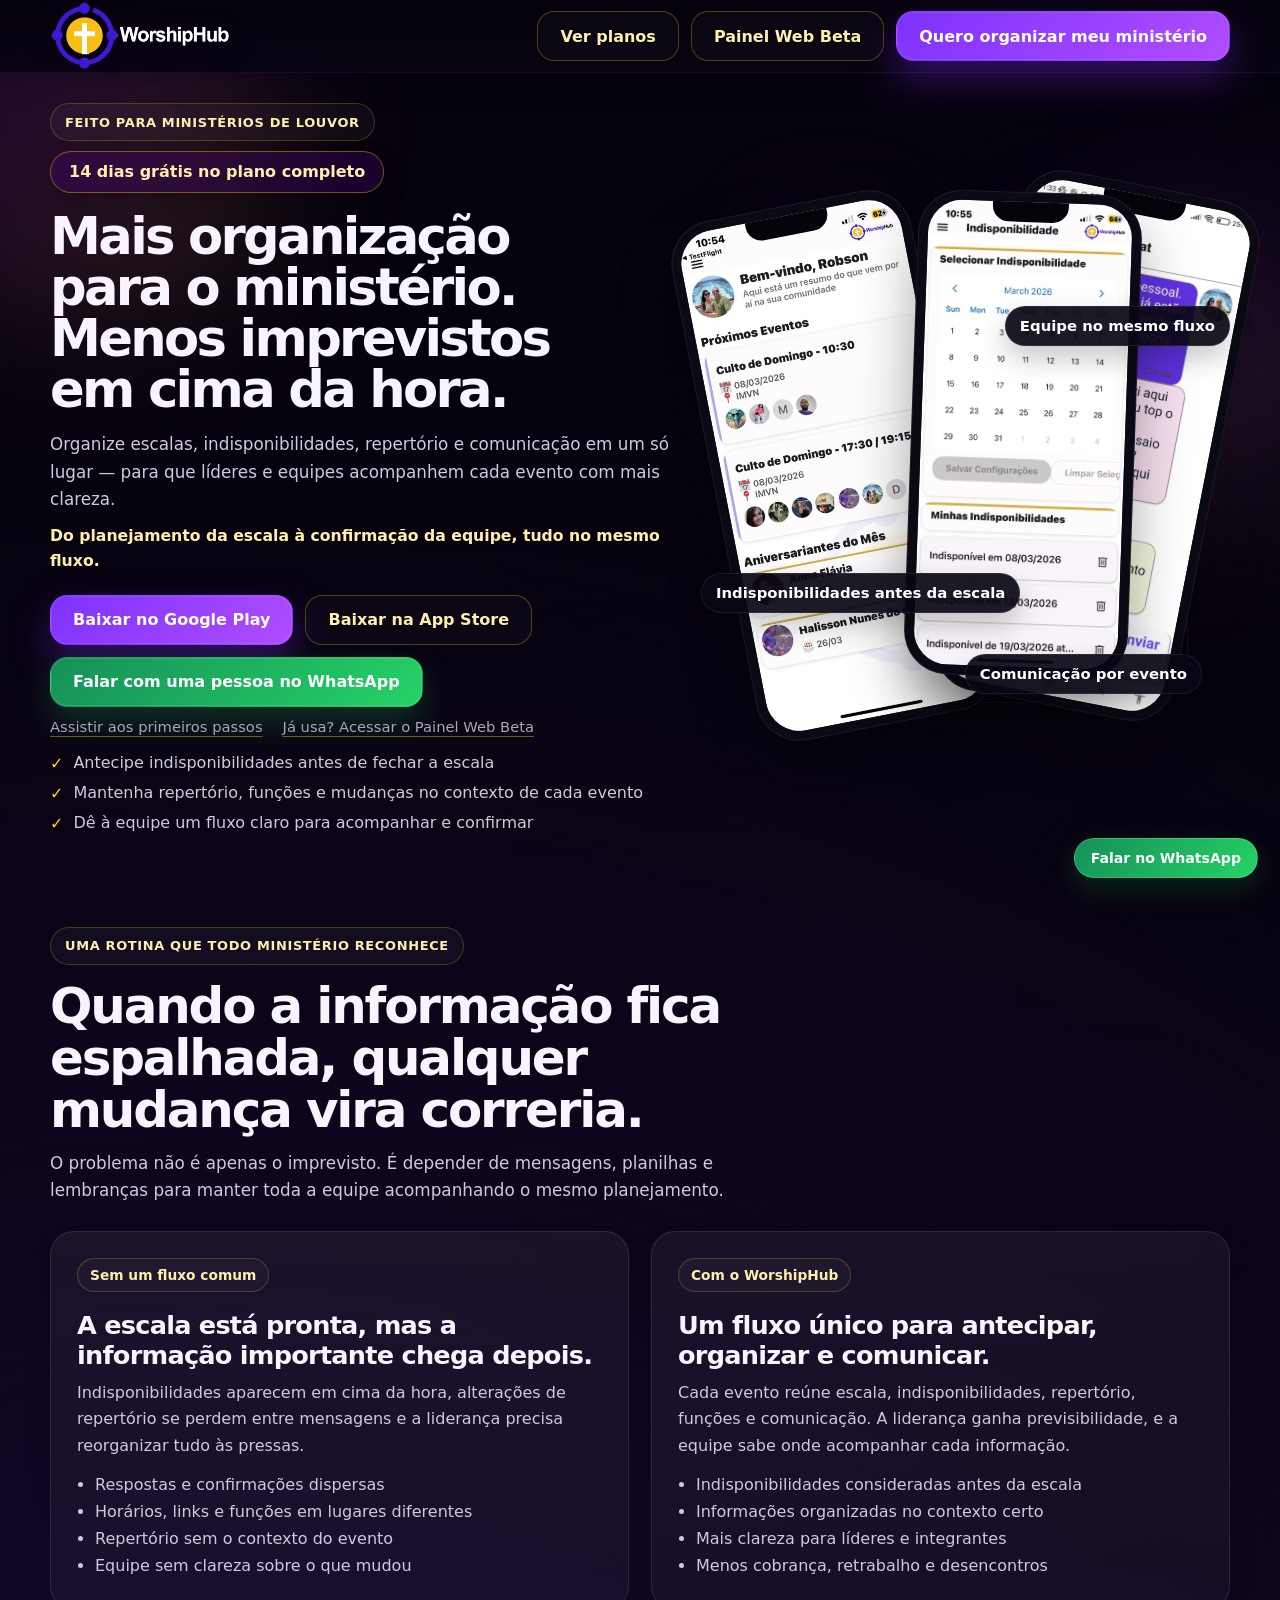
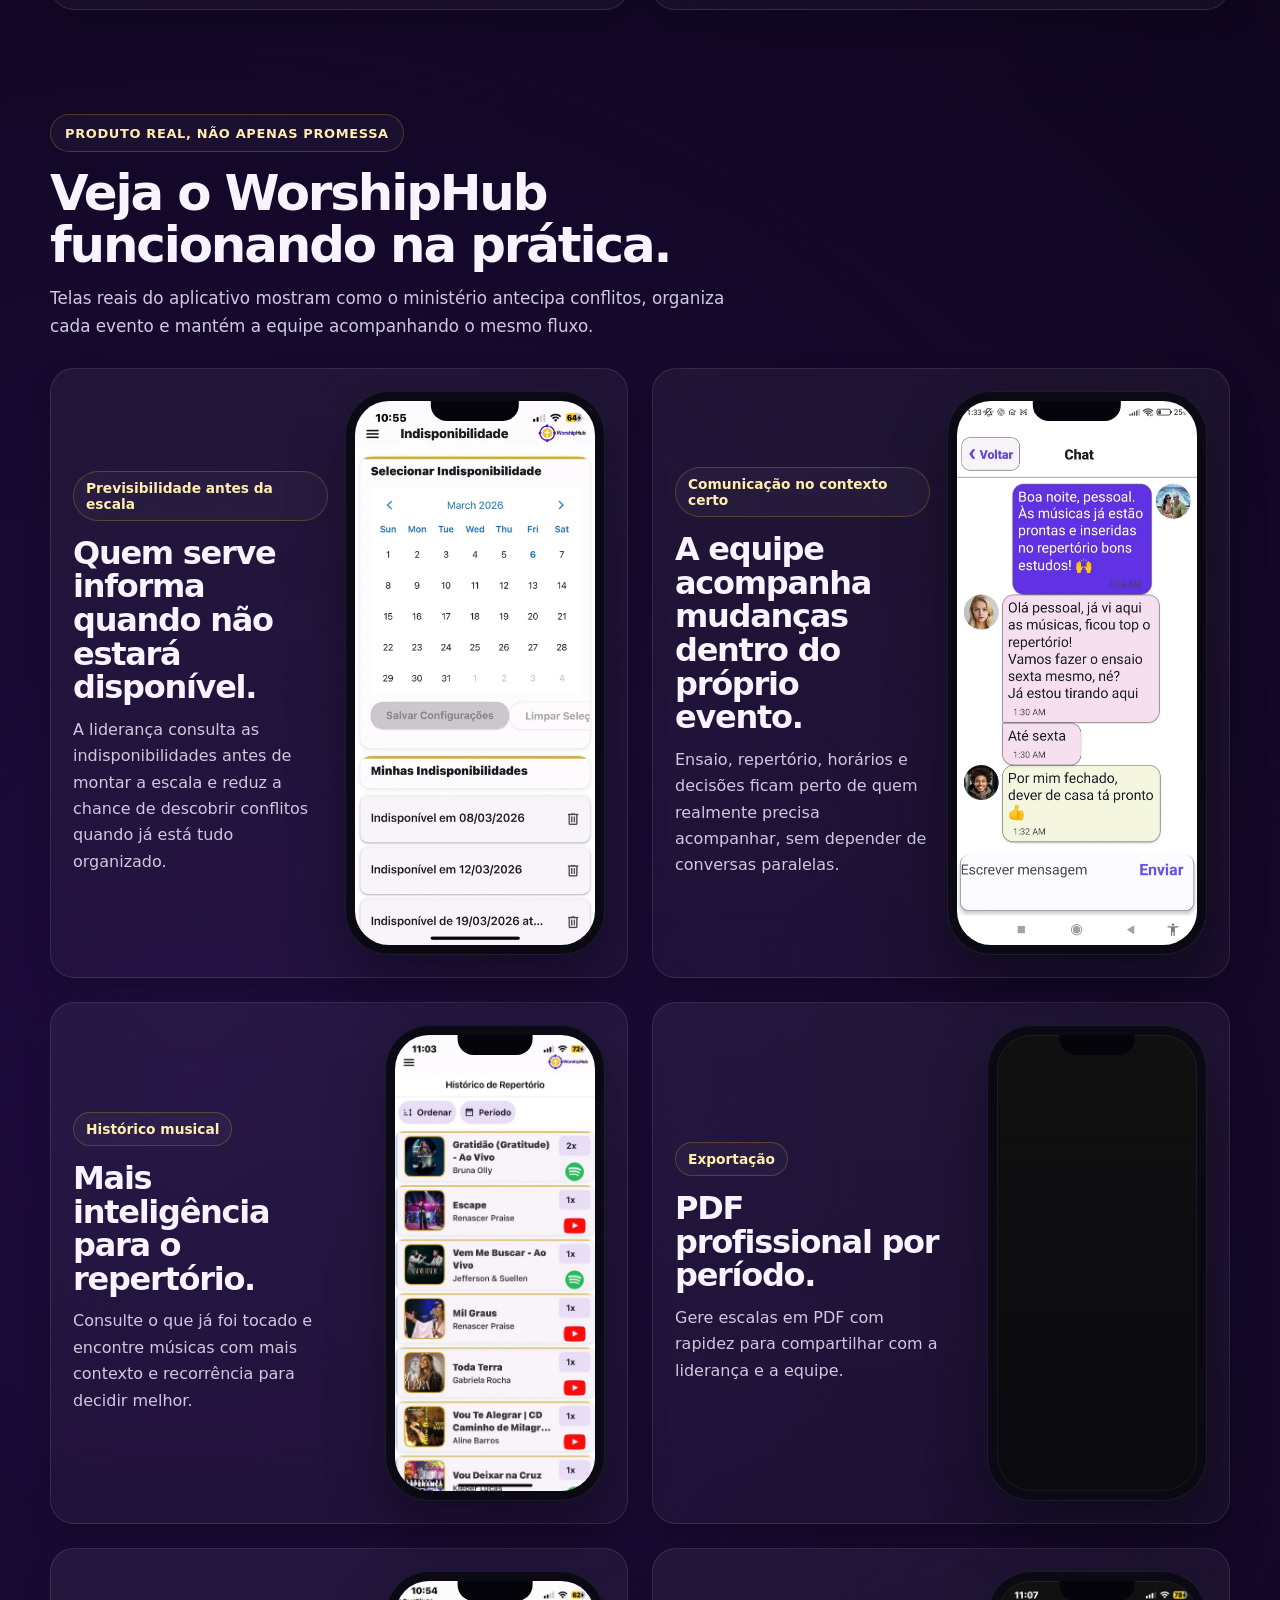
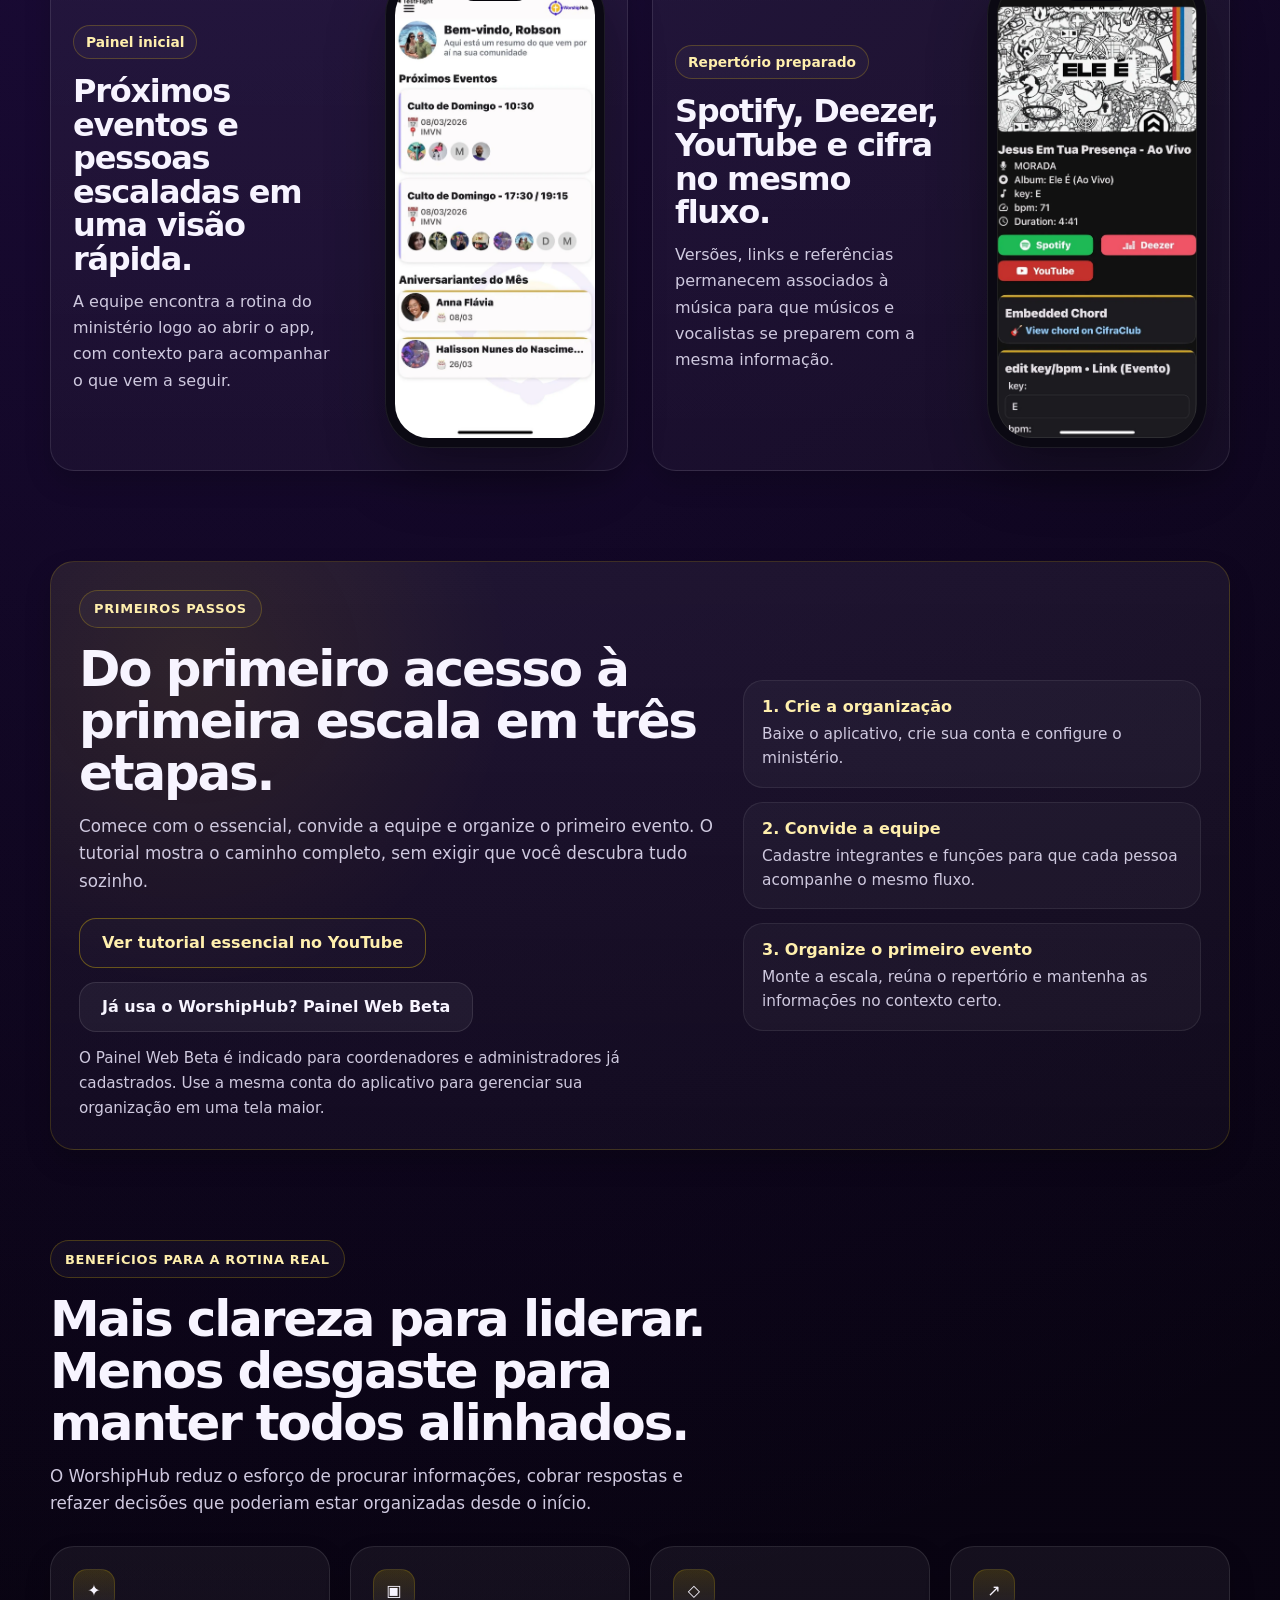
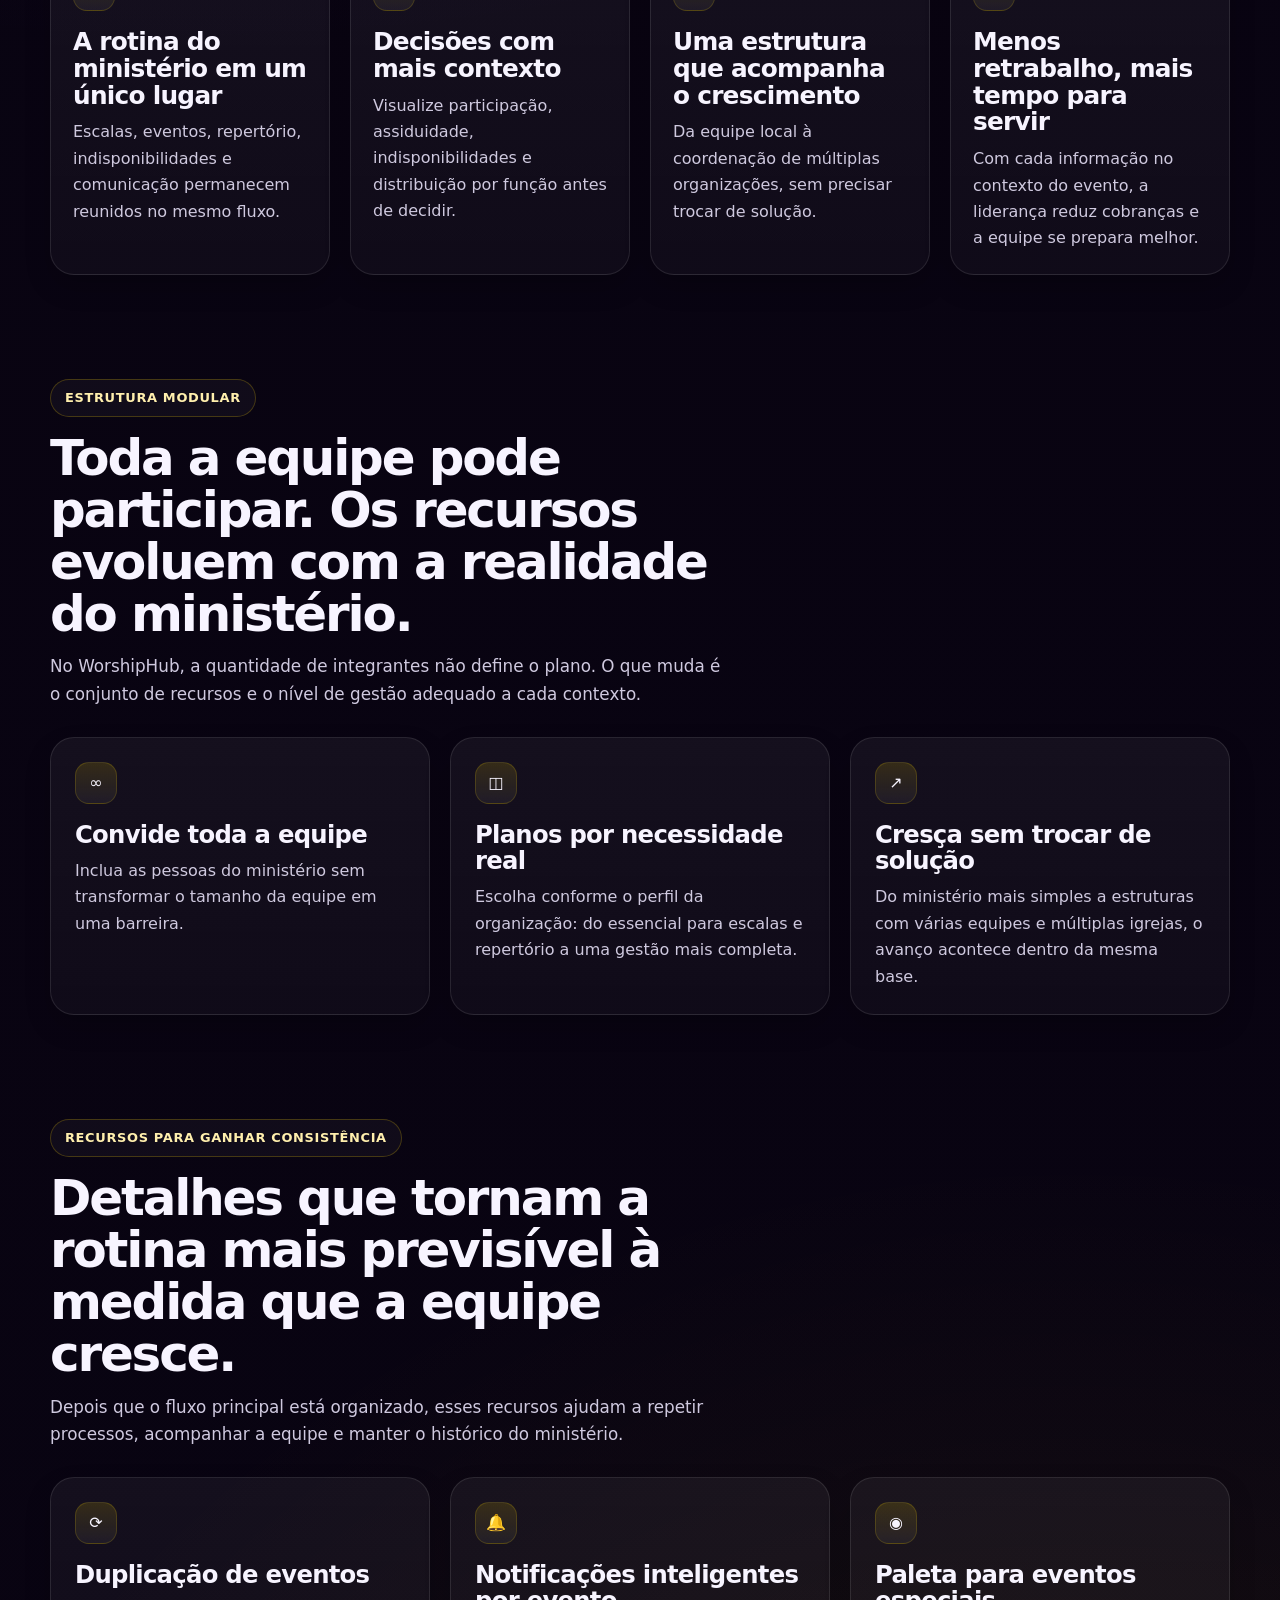
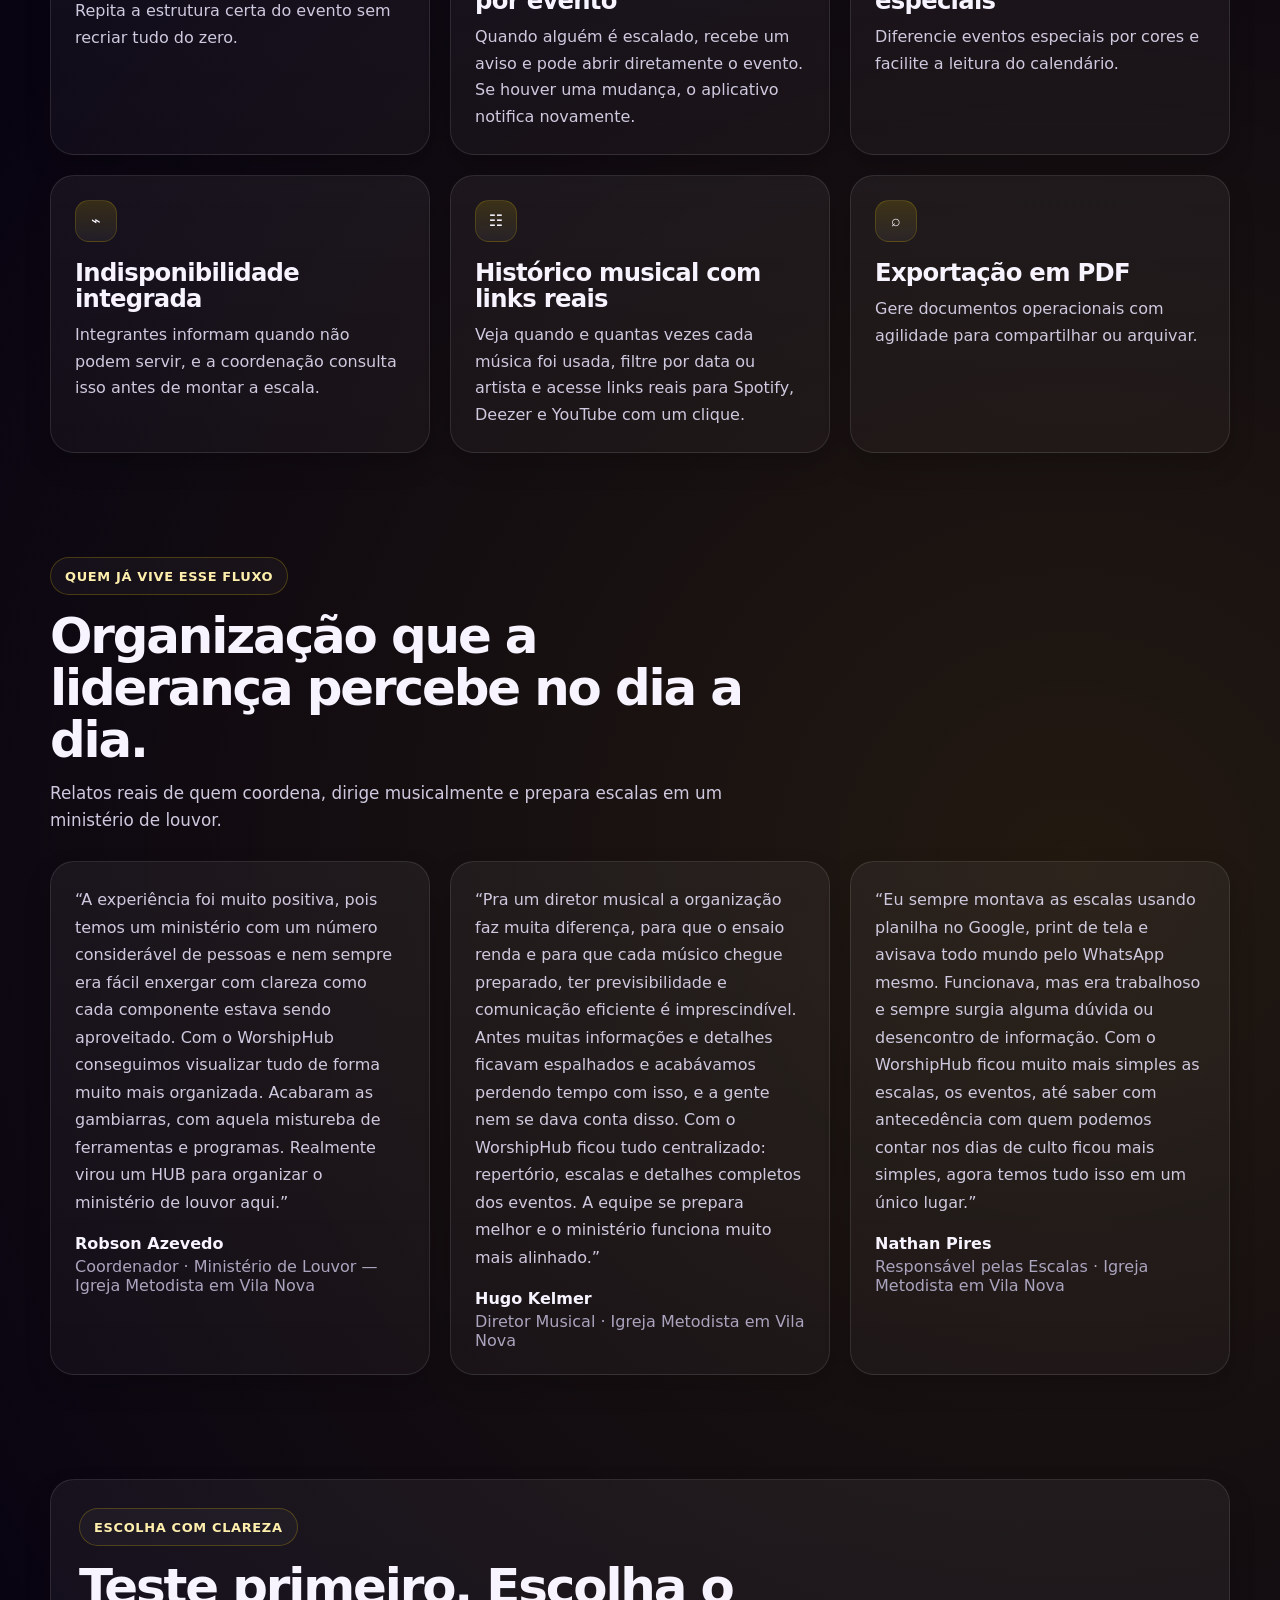
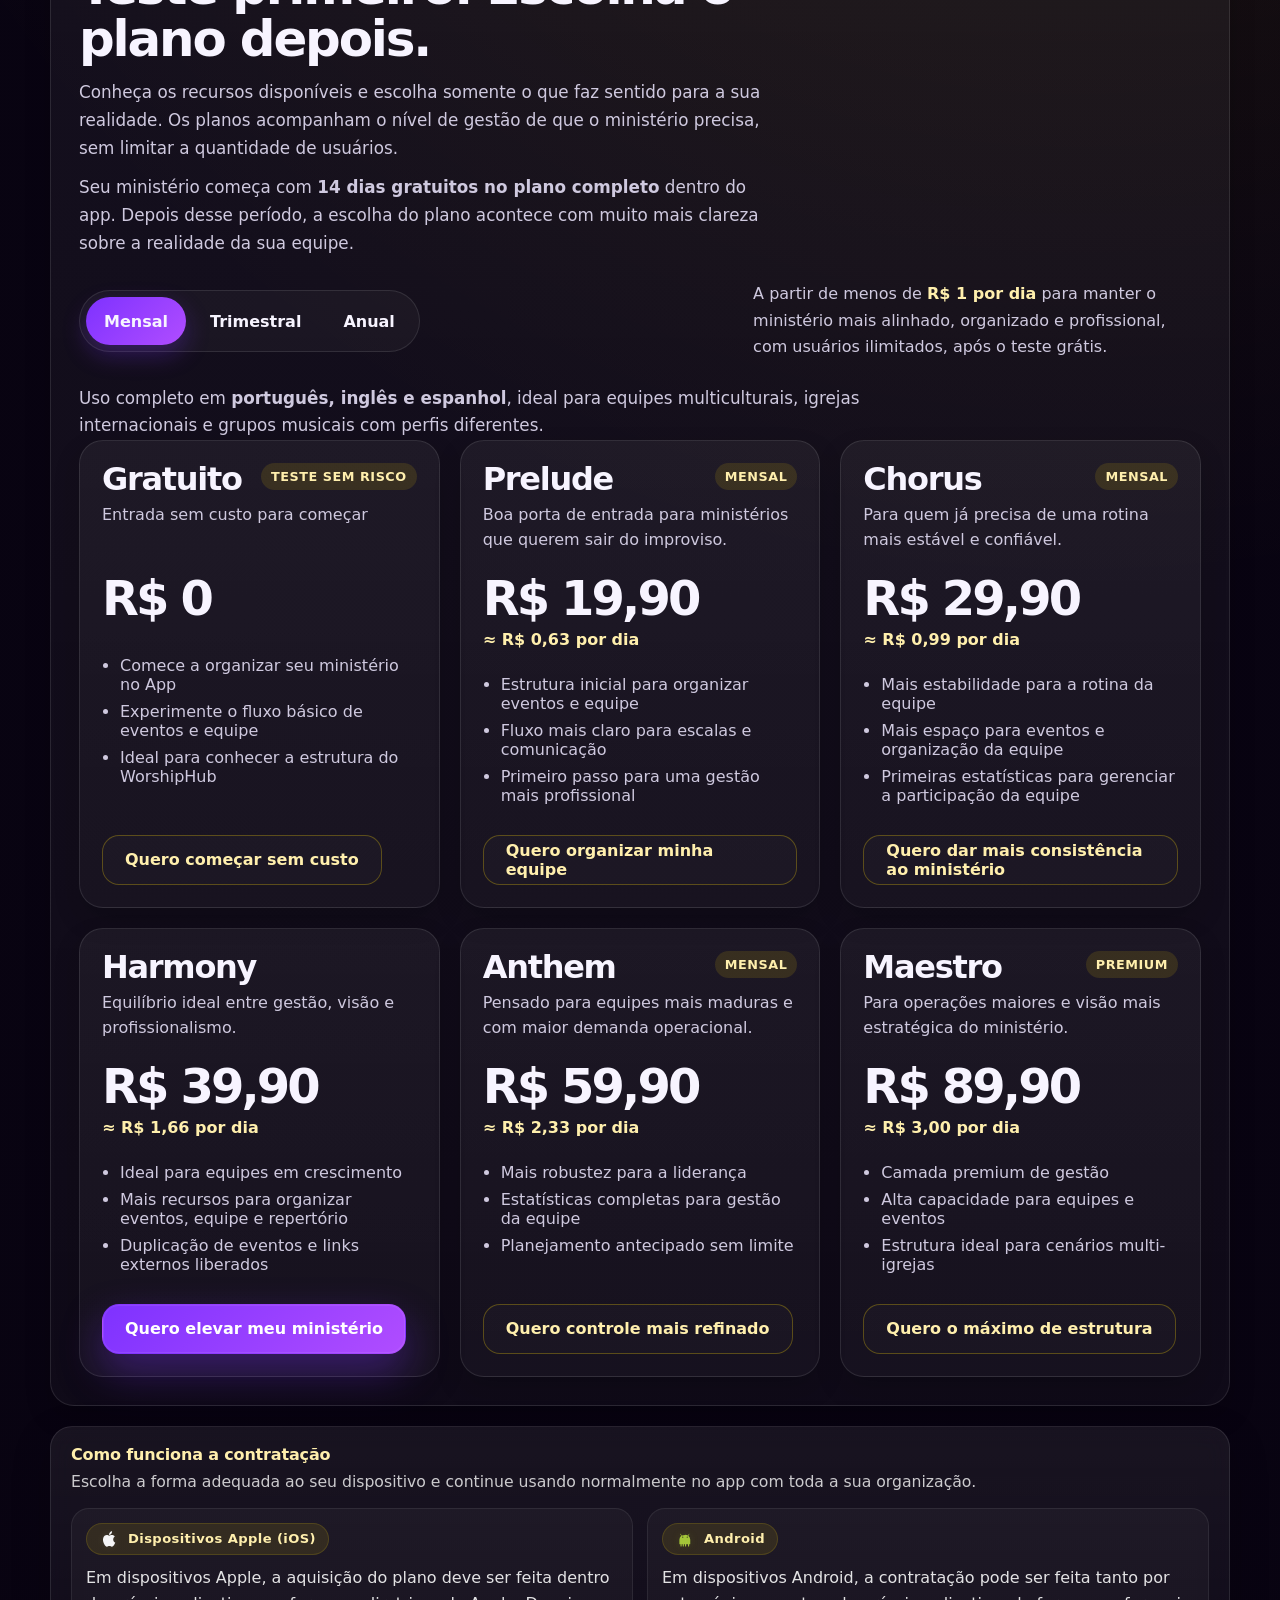
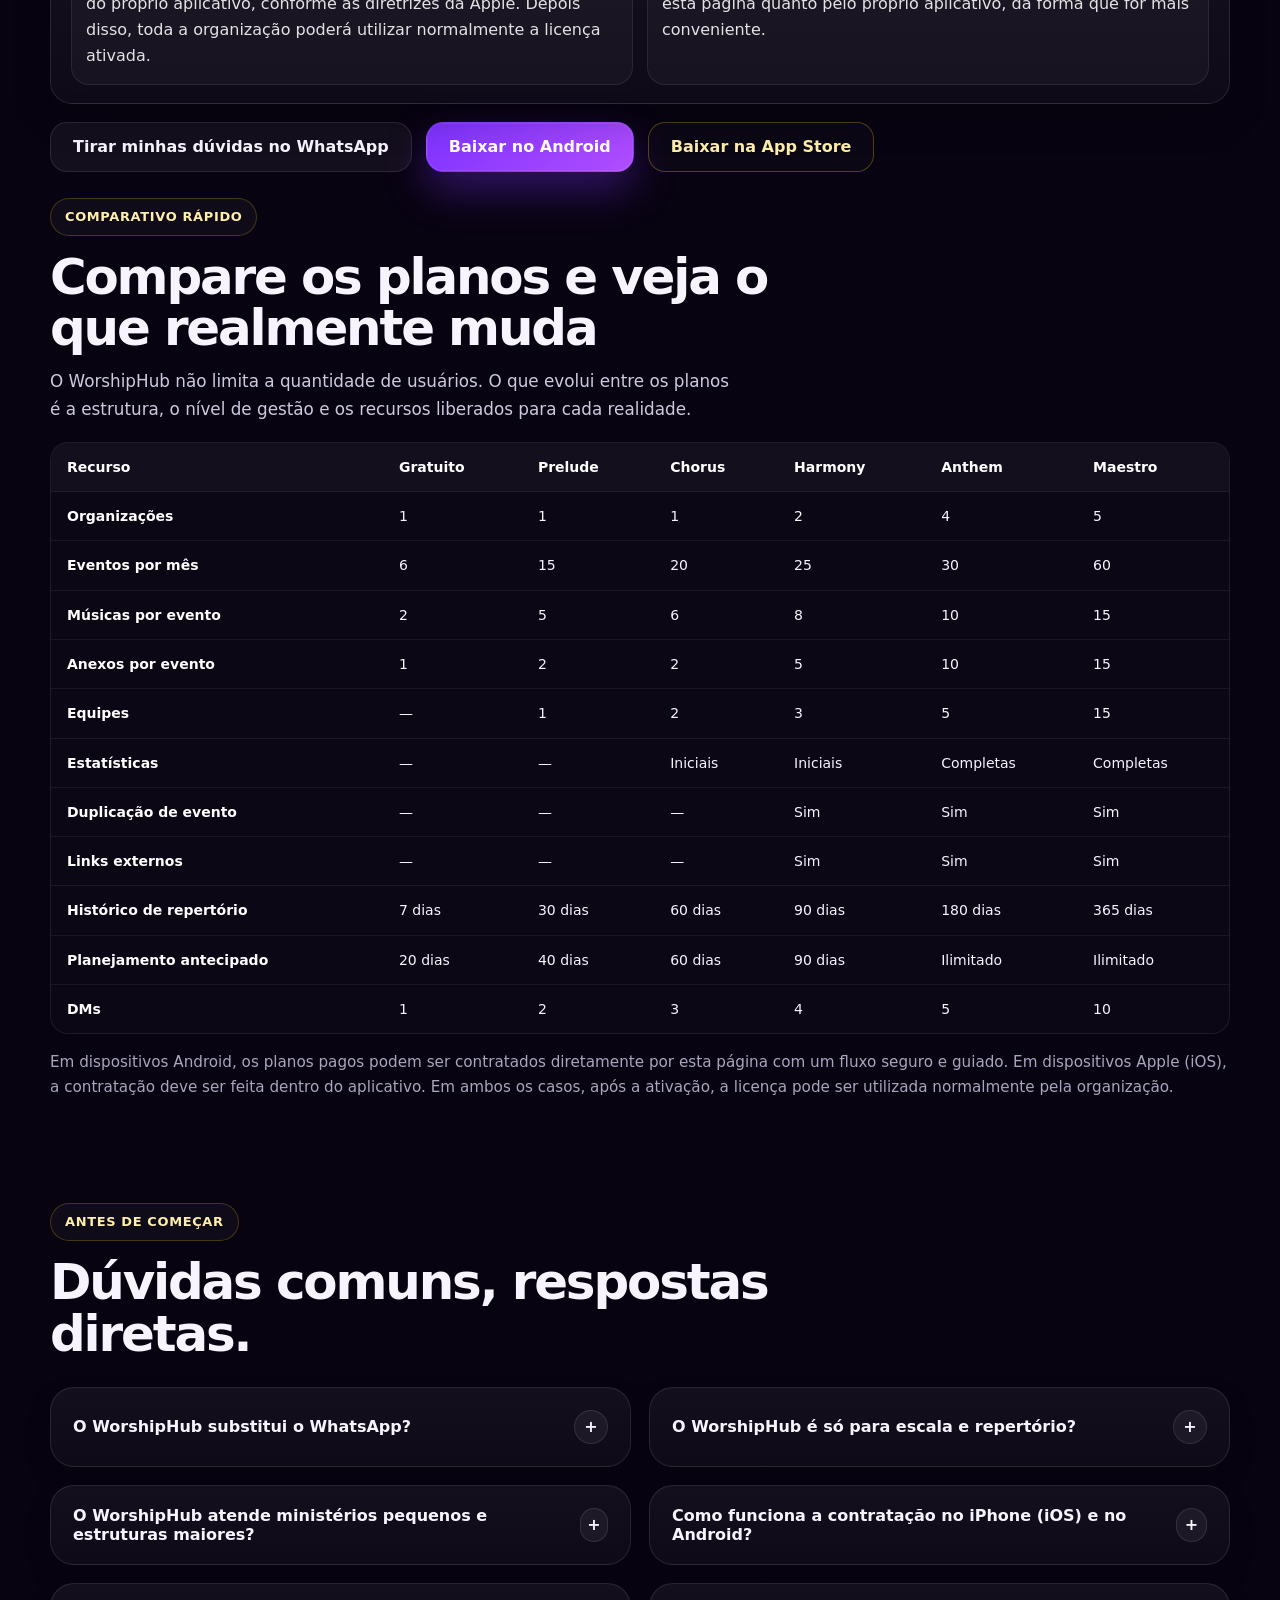
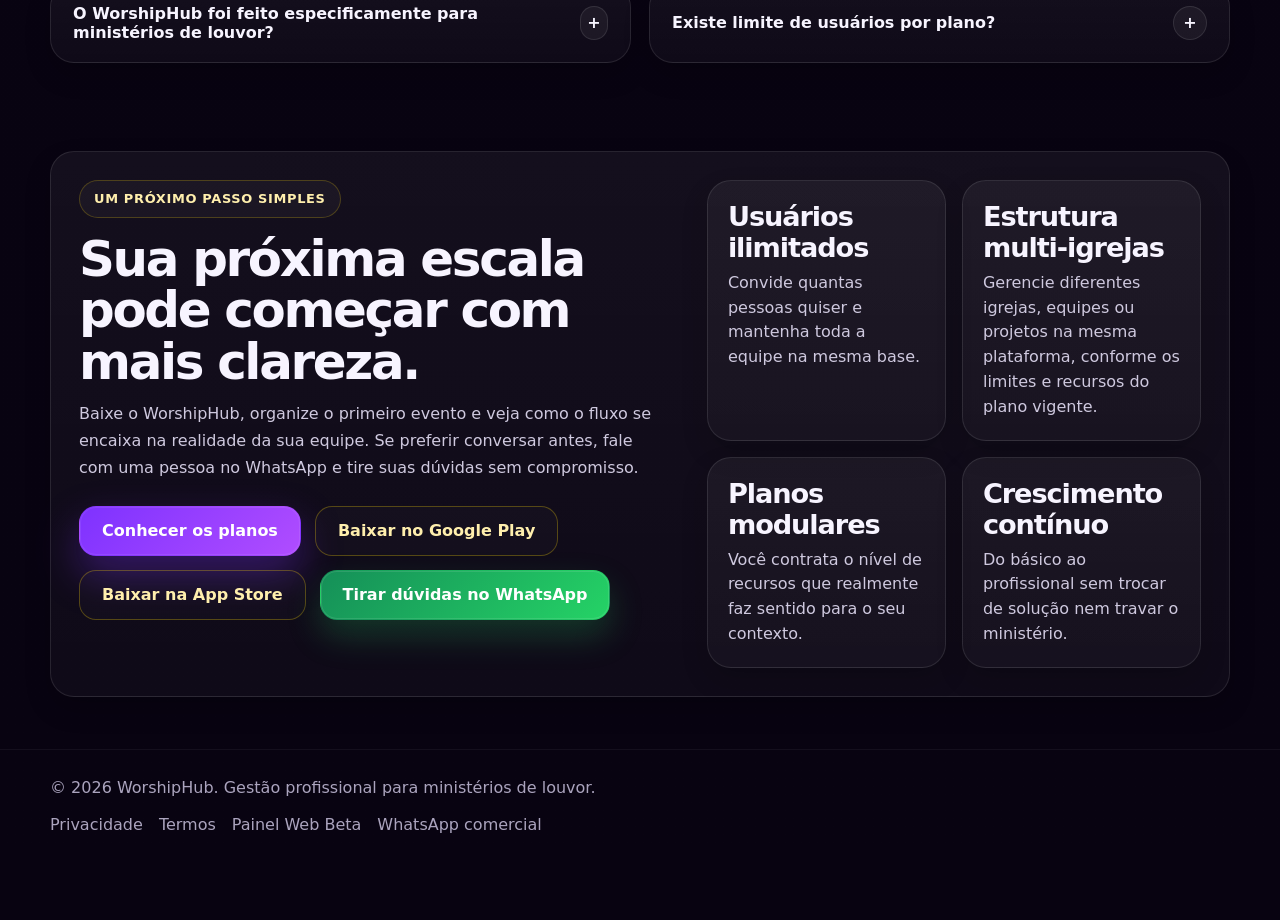
<file: index.html>
<!DOCTYPE html>
<html lang="pt-BR">
<head>
  <meta charset="UTF-8">
  <meta name="viewport" content="width=device-width,initial-scale=1">
  <title>WorshipHub — Organização para Ministérios de Louvor</title>
  <meta name="description" content="Organize escalas, indisponibilidades, repertório e comunicação em um só lugar. Mais clareza para o ministério e menos imprevistos em cima da hora.">
  <meta name="theme-color" content="#07030f">
  <meta property="og:title" content="WorshipHub — Organização para Ministérios de Louvor">
  <meta property="og:description" content="Mais organização para o ministério. Menos imprevistos em cima da hora.">
  <meta property="og:type" content="website">
  <meta property="og:image" content="./assets/branding/logo-horizontal.webp">
  <meta name="twitter:card" content="summary_large_image">
  <link rel="icon" href="./favicon.png">
<link rel="preload" href="./assets/branding/logo-horizontal-dark.webp" as="image" type="image/webp">
<link rel="stylesheet" href="./styles.css">
<!-- Google Analytics 4 - carregamento antecipado e assincrono -->
<script async src="https://www.googletagmanager.com/gtag/js?id=G-JRXHJWWSSD"></script>
<script>
  window.dataLayer = window.dataLayer || [];

  function gtag(){
    dataLayer.push(arguments);
  }

  gtag('js', new Date());

  gtag('config', 'G-JRXHJWWSSD');
</script>
  
  <!-- Microsoft Clarity -->
<script type="text/javascript">
(function(){
  var clarityLoaded = false;

  function loadClarity(){
    if (clarityLoaded) return;
    clarityLoaded = true;

    (function(c,l,a,r,i,t,y){
      c[a]=c[a]||function(){(c[a].q=c[a].q||[]).push(arguments)};
      t=l.createElement(r);t.async=1;t.src="https://www.clarity.ms/tag/"+i;
      y=l.getElementsByTagName(r)[0];y.parentNode.insertBefore(t,y);
    })(window, document, "clarity", "script", "wcagbrmi97");
  }

  function scheduleClarity(){
    if ('requestIdleCallback' in window) {
      requestIdleCallback(function () {
        window.setTimeout(loadClarity, 9000);
      }, { timeout: 12000 });
    } else {
      window.setTimeout(loadClarity, 10000);
    }
  }

  window.addEventListener('load', scheduleClarity, { once: true });
})();
</script>

</head>
<body>
  <div class="page-shell">
    <div class="ambient"></div>
    <div class="noise"></div>

    <header class="topbar">
      <div class="container topbar-inner">
        <a class="brand" href="#top" aria-label="WorshipHub">
          <div class="brand-mark">
            <img src="./assets/branding/logo-icon.webp" alt="Logo WorshipHub" width="70" height="70">
          </div>
          <div class="brand-text">
            <img class="brand-wordmark" src="./assets/branding/logo-horizontal-dark.webp" alt="WorshipHub" width="1400" height="525">
            <div class="brand-subtitle">Gestão profissional para ministérios de louvor</div>
          </div>
        </a>
                <nav class="nav-actions">
          <a class="btn btn-secondary" href="#planos">Ver planos</a>
          <a class="btn btn-secondary" href="https://app.worshiphub-recover.org/" target="_blank" rel="noopener">Painel Web Beta</a>
          <a class="btn btn-primary" href="#planos">Quero organizar meu ministério</a>
        </nav>
      </div>
    </header>

    <main id="top">
      <section class="section hero">
        <div class="container hero-grid">
          <div class="hero-copy reveal visible">
  <span class="eyebrow">Feito para ministérios de louvor</span>
  <div class="trial-badge">14 dias grátis no plano completo</div>
  <h1>Mais organização para o ministério. Menos imprevistos em cima da hora.</h1>
  <p>Organize escalas, indisponibilidades, repertório e comunicação em um só lugar — para que líderes e equipes acompanhem cada evento com mais clareza.</p>
  <p class="hero-support-line">Do planejamento da escala à confirmação da equipe, tudo no mesmo fluxo.</p>

  <div class="hero-actions">
    <div class="hero-primary-actions">
      <a class="btn btn-primary js-download-app" href="https://play.google.com/store/apps/details?id=com.robsonazevedo.worshiphub&pcampaignid=web_share">Baixar no Google Play</a>
      <a class="btn btn-secondary js-download-app-ios" href="https://apps.apple.com/us/app/worshiphub/id6754579246" target="_blank" rel="noopener">Baixar na App Store</a>
      <a class="btn btn-whatsapp js-whatsapp" href="#" target="_blank" rel="noopener">Falar com uma pessoa no WhatsApp</a>
    </div>
    <div class="hero-secondary-links" aria-label="Outros acessos do WorshipHub">
      <a href="https://youtube.com/playlist?list=PLmSiJuuaYFi0Y4gF2hgBQ3VcqSdpHK9Tw&si=0ssSc-FnZ9UWHf15" target="_blank" rel="noopener">Assistir aos primeiros passos</a>
      <a href="https://app.worshiphub-recover.org/" target="_blank" rel="noopener">Já usa? Acessar o Painel Web Beta</a>
    </div>
  </div>
  <ul class="proof-list">
    <li>Antecipe indisponibilidades antes de fechar a escala</li>
    <li>Mantenha repertório, funções e mudanças no contexto de cada evento</li>
    <li>Dê à equipe um fluxo claro para acompanhar e confirmar</li>
  </ul>

<div class="mini-stat-row">
  <div class="mini-stat">
    <strong>14 dias grátis</strong>
    <span>Teste o plano completo no app antes de decidir a contratação ideal.</span>
  </div>
  <div class="mini-stat">
    <strong>1 só lugar</strong>
    <span>Eventos, equipe, repertório, links e comunicação no mesmo fluxo.</span>
  </div>
  <div class="mini-stat">
    <strong>+ organização</strong>
    <span>Mais clareza para líderes, DMs, músicos, vocalistas e equipes em crescimento.</span>
  </div>
</div>

<div class="pill-row">
  <span class="pill">Teste completo por 14 dias</span>
  <span class="pill">Escalas sem retrabalho</span>
  <span class="pill">Links e versões centralizados</span>
  <span class="pill">Indisponibilidade integrada</span>
  <span class="pill">Exportação em PDF</span>
  <span class="pill">Estatísticas de equipe ou individualizada</span>
  <span class="pill">Multi-igrejas conforme o plano</span>
</div>
</div>

          <div class="hero-visual reveal visible">
            <div class="hero-orb"></div>
            <div class="hero-orb two"></div>
            <span class="float-chip one">Indisponibilidades antes da escala</span>
            <span class="float-chip two">Equipe no mesmo fluxo</span>
            <span class="float-chip three">Comunicação por evento</span>
            <div class="phone-stack">
              <div class="device home">
                <div class="device-screen">
                  <picture>
                    <source srcset="./assets/screens/home.webp" type="image/webp">
                    <img src="./assets/screens/home.webp" alt="Tela inicial do WorshipHub com a rotina do ministério" width="540" height="1080" loading="lazy" decoding="async">
                  </picture>
                </div>
              </div>
              <div class="device stats">
                <div class="device-screen">
                  <picture>
                    <source srcset="./assets/screens/event-chat.webp" type="image/webp">
                    <img src="./assets/screens/event-chat.webp" alt="Tela de comunicação no contexto de um evento" width="540" height="1080" loading="lazy" decoding="async">
                  </picture>
                </div>
              </div>
              <div class="device music">
                <div class="device-screen">
                  <picture>
                    <source srcset="./assets/screens/unavailability.webp" type="image/webp">
                    <img src="./assets/screens/unavailability.webp" alt="Tela para informar indisponibilidade antes da escala" width="540" height="1080" fetchpriority="high" decoding="async">
                  </picture>
                </div>
              </div>
            </div>
          </div>
        </div>
      </section>
          
      <section class="section section-tight">
        <div class="container reveal">
          <div class="block-head">
            <span class="eyebrow">Uma rotina que todo ministério reconhece</span>
            <h2 class="section-title">Quando a informação fica espalhada, qualquer mudança vira correria.</h2>
            <p class="section-lead">O problema não é apenas o imprevisto. É depender de mensagens, planilhas e lembranças para manter toda a equipe acompanhando o mesmo planejamento.</p>
          </div>

          <div class="compare">
            <article class="card compare-card">
              <span class="compare-tag">Sem um fluxo comum</span>
              <h3>A escala está pronta, mas a informação importante chega depois.</h3>
              <p>Indisponibilidades aparecem em cima da hora, alterações de repertório se perdem entre mensagens e a liderança precisa reorganizar tudo às pressas.</p>
              <ul>
                <li>Respostas e confirmações dispersas</li>
                <li>Horários, links e funções em lugares diferentes</li>
                <li>Repertório sem o contexto do evento</li>
                <li>Equipe sem clareza sobre o que mudou</li>
              </ul>
            </article>
            <article class="card compare-card">
              <span class="compare-tag">Com o WorshipHub</span>
              <h3>Um fluxo único para antecipar, organizar e comunicar.</h3>
              <p>Cada evento reúne escala, indisponibilidades, repertório, funções e comunicação. A liderança ganha previsibilidade, e a equipe sabe onde acompanhar cada informação.</p>
              <ul>
                <li>Indisponibilidades consideradas antes da escala</li>
                <li>Informações organizadas no contexto certo</li>
                <li>Mais clareza para líderes e integrantes</li>
                <li>Menos cobrança, retrabalho e desencontros</li>
              </ul>
            </article>
          </div>
        </div>
      </section>

      <section class="section section-tight">
        <div class="container reveal">
          <div class="block-head">
            <span class="eyebrow">Produto real, não apenas promessa</span>
            <h2 class="section-title">Veja o WorshipHub funcionando na prática.</h2>
            <p class="section-lead">Telas reais do aplicativo mostram como o ministério antecipa conflitos, organiza cada evento e mantém a equipe acompanhando o mesmo fluxo.</p>
          </div>

          <div class="product-gallery">
            <article class="card gallery-card">
              <div class="gallery-copy">
                <span class="compare-tag">Previsibilidade antes da escala</span>
                <h3>Quem serve informa quando não estará disponível.</h3>
                <p>A liderança consulta as indisponibilidades antes de montar a escala e reduz a chance de descobrir conflitos quando já está tudo organizado.</p>
              </div>
              <div class="gallery-device">
                <div class="device">
                  <div class="device-screen">
                    <picture>
                      <source srcset="./assets/screens/unavailability.webp" type="image/webp">
                      <img src="./assets/screens/unavailability.webp" alt="Tela de indisponibilidades do WorshipHub" loading="lazy" decoding="async">
                    </picture>
                  </div>
                </div>
              </div>
            </article>

            <article class="card gallery-card">
              <div class="gallery-copy">
                <span class="compare-tag">Comunicação no contexto certo</span>
                <h3>A equipe acompanha mudanças dentro do próprio evento.</h3>
                <p>Ensaio, repertório, horários e decisões ficam perto de quem realmente precisa acompanhar, sem depender de conversas paralelas.</p>
              </div>
              <div class="gallery-device">
                <div class="device">
                  <div class="device-screen">
                    <picture>
                      <source srcset="./assets/screens/event-chat.webp" type="image/webp">
                      <img src="./assets/screens/event-chat.webp" alt="Tela de comunicação por evento do WorshipHub" loading="lazy" decoding="async">
                    </picture>
                  </div>
                </div>
              </div>
            </article>
          </div>

          <div class="gallery-grid-mini">
            <article class="card gallery-card">
              <div class="gallery-copy">
                <span class="compare-tag">Histórico musical</span>
                <h3>Mais inteligência para o repertório.</h3>
                <p>Consulte o que já foi tocado e encontre músicas com mais contexto e recorrência para decidir melhor.</p>
              </div>
              <div class="gallery-device">
                <div class="device">
                  <div class="device-screen">
                    <picture>
                      <source srcset="./assets/screens/repertoire-history.webp" type="image/webp">
                      <img src="./assets/screens/repertoire-history.webp" alt="Tela de histórico de repertório" loading="lazy" decoding="async">
                    </picture>
                  </div>
                </div>
              </div>
            </article>

            <article class="card gallery-card">
              <div class="gallery-copy">
                <span class="compare-tag">Exportação</span>
                <h3>PDF profissional por período.</h3>
                <p>Gere escalas em PDF com rapidez para compartilhar com a liderança e a equipe.</p>
              </div>
              <div class="gallery-device">
                <div class="device">
                  <div class="device-screen">
                    <picture>
                      <source srcset="./assets/screens/export-pdf.webp" type="image/webp">
                      <img src="./assets/screens/export-pdf.webp" alt="Tela de exportação em PDF" loading="lazy" decoding="async">
                    </picture>
                  </div>
                </div>
              </div>
            </article>

            <article class="card gallery-card">
              <div class="gallery-copy">
                <span class="compare-tag">Painel inicial</span>
                <h3>Próximos eventos e pessoas escaladas em uma visão rápida.</h3>
                <p>A equipe encontra a rotina do ministério logo ao abrir o app, com contexto para acompanhar o que vem a seguir.</p>
              </div>
              <div class="gallery-device">
                <div class="device">
                  <div class="device-screen">
                    <picture>
                      <source srcset="./assets/screens/home.webp" type="image/webp">
                      <img src="./assets/screens/home.webp" alt="Tela inicial do WorshipHub" loading="lazy" decoding="async">
                    </picture>
                  </div>
                </div>
              </div>
            </article>

            <article class="card gallery-card">
              <div class="gallery-copy">
                <span class="compare-tag">Repertório preparado</span>
                <h3>Spotify, Deezer, YouTube e cifra no mesmo fluxo.</h3>
                <p>Versões, links e referências permanecem associados à música para que músicos e vocalistas se preparem com a mesma informação.</p>
              </div>
              <div class="gallery-device">
                <div class="device">
                  <div class="device-screen">
                    <picture>
                      <source srcset="./assets/screens/music-details.webp" type="image/webp">
                      <img src="./assets/screens/music-details.webp" alt="Tela de detalhes da música e integrações" loading="lazy" decoding="async">
                    </picture>
                  </div>
                </div>
              </div>
            </article>
          </div>
        </div>
      </section>

           <section class="section section-tight starter-section" aria-labelledby="starter-title">
        <div class="container reveal">
          <article class="card starter-card">
            <div class="starter-copy">
              <span class="eyebrow">Primeiros passos</span>
              <h2 class="section-title" id="starter-title">Do primeiro acesso à primeira escala em três etapas.</h2>
              <p class="section-lead">
                Comece com o essencial, convide a equipe e organize o primeiro evento.
                O tutorial mostra o caminho completo, sem exigir que você descubra tudo sozinho.
              </p>

              <div class="starter-actions">
                <a
                  class="btn btn-secondary starter-btn"
                  href="https://youtube.com/playlist?list=PLmSiJuuaYFi0Y4gF2hgBQ3VcqSdpHK9Tw&si=0ssSc-FnZ9UWHf15"
                  target="_blank"
                  rel="noopener"
                  aria-label="Abrir playlist de primeiros passos do WorshipHub no YouTube"
                >
                  Ver tutorial essencial no YouTube
                </a>

                <a
                  class="btn btn-ghost"
                  href="https://app.worshiphub-recover.org/"
                  target="_blank"
                  rel="noopener"
                  aria-label="Acessar Painel Web Beta do WorshipHub"
                >
                  Já usa o WorshipHub? Painel Web Beta
                </a>
              </div>

              <p class="section-lead" style="margin-top:14px;font-size:.95rem;max-width:58ch;">
                O Painel Web Beta é indicado para coordenadores e administradores já cadastrados.
                Use a mesma conta do aplicativo para gerenciar sua organização em uma tela maior.
              </p>
            </div>

            <div class="starter-steps" aria-label="Resumo dos primeiros passos no WorshipHub">
              <div class="starter-step">
                <strong>1. Crie a organização</strong>
                <span>Baixe o aplicativo, crie sua conta e configure o ministério.</span>
              </div>
              <div class="starter-step">
                <strong>2. Convide a equipe</strong>
                <span>Cadastre integrantes e funções para que cada pessoa acompanhe o mesmo fluxo.</span>
              </div>
              <div class="starter-step">
                <strong>3. Organize o primeiro evento</strong>
                <span>Monte a escala, reúna o repertório e mantenha as informações no contexto certo.</span>
              </div>
            </div>
          </article>
        </div>
      </section>

      <section class="section section-tight">
        <div class="container reveal">
          <div class="block-head">
            <span class="eyebrow">Benefícios para a rotina real</span>
            <h2 class="section-title">Mais clareza para liderar. Menos desgaste para manter todos alinhados.</h2>
            <p class="section-lead">O WorshipHub reduz o esforço de procurar informações, cobrar respostas e refazer decisões que poderiam estar organizadas desde o início.</p>
          </div>
          <div class="benefits-grid">
            <article class="card benefit-card">
  <div class="icon-badge">✦</div>
  <h3>A rotina do ministério em um único lugar</h3>
  <p>Escalas, eventos, repertório, indisponibilidades e comunicação permanecem reunidos no mesmo fluxo.</p>
           </article>
            <article class="card benefit-card">
              <div class="icon-badge">▣</div>
              <h3>Decisões com mais contexto</h3>
              <p>Visualize participação, assiduidade, indisponibilidades e distribuição por função antes de decidir.</p>
            </article>
            <article class="card benefit-card">
              <div class="icon-badge">◇</div>
              <h3>Uma estrutura que acompanha o crescimento</h3>
              <p>Da equipe local à coordenação de múltiplas organizações, sem precisar trocar de solução.</p>
            </article>
            <article class="card benefit-card">
              <div class="icon-badge">↗</div>
              <h3>Menos retrabalho, mais tempo para servir</h3>
              <p>Com cada informação no contexto do evento, a liderança reduz cobranças e a equipe se prepara melhor.</p>
            </article>
          </div>
        </div>
      </section>

      <section class="section section-tight">
        <div class="container reveal">
          <div class="block-head">
            <span class="eyebrow">Estrutura modular</span>
            <h2 class="section-title">Toda a equipe pode participar. Os recursos evoluem com a realidade do ministério.</h2>
            <p class="section-lead">No WorshipHub, a quantidade de integrantes não define o plano. O que muda é o conjunto de recursos e o nível de gestão adequado a cada contexto.</p>
          </div>

          <div class="feature-grid">
            <article class="card feature-card">
              <div class="icon-badge">∞</div>
              <h3>Convide toda a equipe</h3>
              <p>Inclua as pessoas do ministério sem transformar o tamanho da equipe em uma barreira.</p>
            </article>
            <article class="card feature-card">
              <div class="icon-badge">◫</div>
              <h3>Planos por necessidade real</h3>
              <p>Escolha conforme o perfil da organização: do essencial para escalas e repertório a uma gestão mais completa.</p>
            </article>
            <article class="card feature-card">
              <div class="icon-badge">↗</div>
              <h3>Cresça sem trocar de solução</h3>
              <p>Do ministério mais simples a estruturas com várias equipes e múltiplas igrejas, o avanço acontece dentro da mesma base.</p>
            </article>
          </div>
        </div>
      </section>

      <section class="section section-tight">
        <div class="container reveal">
          <div class="block-head">
            <span class="eyebrow">Recursos para ganhar consistência</span>
            <h2 class="section-title">Detalhes que tornam a rotina mais previsível à medida que a equipe cresce.</h2>
            <p class="section-lead">Depois que o fluxo principal está organizado, esses recursos ajudam a repetir processos, acompanhar a equipe e manter o histórico do ministério.</p>
          </div>

          <div class="feature-grid">
            <article class="card feature-card">
              <div class="icon-badge">⟳</div>
              <h3>Duplicação de eventos</h3>
              <p>Repita a estrutura certa do evento sem recriar tudo do zero.</p>
            </article>
            <article class="card feature-card">
  <div class="icon-badge">🔔</div>
  <h3>Notificações inteligentes por evento</h3>
  <p>Quando alguém é escalado, recebe um aviso e pode abrir diretamente o evento. Se houver uma mudança, o aplicativo notifica novamente.</p>
            </article>
            <article class="card feature-card">
              <div class="icon-badge">◉</div>
              <h3>Paleta para eventos especiais</h3>
              <p>Diferencie eventos especiais por cores e facilite a leitura do calendário.</p>
            </article>
            <article class="card feature-card">
              <div class="icon-badge">⌁</div>
              <h3>Indisponibilidade integrada</h3>
              <p>Integrantes informam quando não podem servir, e a coordenação consulta isso antes de montar a escala.</p>
            </article>
            <article class="card feature-card">
              <div class="icon-badge">☷</div>
              <h3>Histórico musical com links reais</h3>
              <p>Veja quando e quantas vezes cada música foi usada, filtre por data ou artista e acesse links reais para Spotify, Deezer e YouTube com um clique.</p>
            </article>
            <article class="card feature-card">
              <div class="icon-badge">⌕</div>
              <h3>Exportação em PDF</h3>
              <p>Gere documentos operacionais com agilidade para compartilhar ou arquivar.</p>
            </article>
          </div>
        </div>
      </section>

      <section class="section section-tight">
        <div class="container reveal">
          <div class="block-head">
            <span class="eyebrow">Quem já vive esse fluxo</span>
            <h2 class="section-title">Organização que a liderança percebe no dia a dia.</h2>
            <p class="section-lead">Relatos reais de quem coordena, dirige musicalmente e prepara escalas em um ministério de louvor.</p>
          </div>

<div class="social-grid">
  <article class="card quote-card">
    <p>“A experiência foi muito positiva, pois temos um ministério com um número considerável de pessoas e nem sempre era fácil enxergar com clareza como cada componente estava sendo aproveitado. Com o WorshipHub conseguimos visualizar tudo de forma muito mais organizada. Acabaram as gambiarras, com aquela mistureba de ferramentas e programas. Realmente virou um HUB para organizar o ministério de louvor aqui.”</p>
    <strong>Robson Azevedo</strong>
    <span>Coordenador · Ministério de Louvor — Igreja Metodista em Vila Nova</span>
  </article>

  <article class="card quote-card">
    <p>“Pra um diretor musical a organização faz muita diferença, para que o ensaio renda e para que cada músico chegue preparado, ter previsibilidade e comunicação eficiente é imprescindível. Antes muitas informações e detalhes ficavam espalhados e acabávamos perdendo tempo com isso, e a gente nem se dava conta disso. Com o WorshipHub ficou tudo centralizado: repertório, escalas e detalhes completos dos eventos. A equipe se prepara melhor e o ministério funciona muito mais alinhado.”</p>
    <strong>Hugo Kelmer</strong>
    <span>Diretor Musical · Igreja Metodista em Vila Nova</span>
  </article>

  <article class="card quote-card">
    <p>“Eu sempre montava as escalas usando planilha no Google, print de tela e avisava todo mundo pelo WhatsApp mesmo. Funcionava, mas era trabalhoso e sempre surgia alguma dúvida ou desencontro de informação. Com o WorshipHub ficou muito mais simples as escalas, os eventos, até saber com antecedência com quem podemos contar nos dias de culto ficou mais simples, agora temos tudo isso em um único lugar.”</p>
    <strong>Nathan Pires</strong>
    <span>Responsável pelas Escalas · Igreja Metodista em Vila Nova</span>
  </article>
</div>
        </div>
      </section>

      <section class="section section-tight" id="planos">
        <div class="container reveal">
          <div class="card pricing-panel">
            <div class="block-head">
              <span class="eyebrow">Escolha com clareza</span>
              <h2 class="section-title">Teste primeiro. Escolha o plano depois.</h2>
              <p class="section-lead">Conheça os recursos disponíveis e escolha somente o que faz sentido para a sua realidade. Os planos acompanham o nível de gestão de que o ministério precisa, sem limitar a quantidade de usuários.</p>
              <p class="section-lead" style="margin-top:12px;">Seu ministério começa com <strong>14 dias gratuitos no plano completo</strong> dentro do app. Depois desse período, a escolha do plano acontece com muito mais clareza sobre a realidade da sua equipe.</p>
            </div>

            <div class="pricing-toolbar">
              <div class="billing-toggle" aria-label="Período de cobrança">
                <button class="active" data-billing="monthly" type="button">Mensal</button>
                <button data-billing="quarterly" type="button">Trimestral</button>
                <button data-billing="yearly" type="button">Anual</button>
              </div>
              <div class="pricing-copy">A partir de menos de <strong style="color:var(--gold-2)">R$ 1 por dia</strong> para manter o ministério mais alinhado, organizado e profissional, com usuários ilimitados, após o teste grátis.</div>
            </div>
<p class="section-lead" style="max-width:820px; margin:14px 0 0;">
              Uso completo em <strong>português, inglês e espanhol</strong>, ideal para equipes multiculturais, igrejas internacionais e grupos musicais com perfis diferentes.
            </p>
            
            <div class="pricing-grid">
              <article class="card plan-card" data-plan="free">
                <div class="plan-top">
                  <h3 class="plan-name">Gratuito</h3>
                  <span class="plan-tag" data-role="badge">Teste sem risco</span>
                </div>
                <p class="plan-desc" data-role="period">Entrada sem custo para começar</p>
                <div class="price-main" data-role="price">R$ 0</div>
                <div class="price-day" data-role="day"></div>
                <ul class="plan-points">
                  <li>Comece a organizar seu ministério no App</li>
                  <li>Experimente o fluxo básico de eventos e equipe</li>
                  <li>Ideal para conhecer a estrutura do WorshipHub</li>
                </ul>
                <div class="plan-footer">
                  <a class="btn btn-secondary" data-role="cta" href="#">Quero começar sem custo</a>
                </div>
              </article>

              <article class="card plan-card" data-plan="prelude">
                <div class="plan-top">
                  <h3 class="plan-name">Prelude</h3>
                  <span class="plan-tag" data-role="badge">Mensal</span>
                </div>
                <p class="plan-desc" data-role="period">Ideal para ministérios e bandas que querem organizar escalas e comunicação sem depender de ferramentas e programas diversos</p>
                <div class="price-main" data-role="price">R$ 19,00</div>
                <div class="price-day" data-role="day">≈ R$ 0,63 por dia</div>
                <ul class="plan-points">
                  <li>Estrutura inicial para organizar eventos e equipe</li>
                  <li>Fluxo mais claro para escalas e comunicação</li>
                  <li>Primeiro passo para uma gestão mais profissional</li>
                </ul>
                <div class="plan-footer">
                  <a class="btn btn-secondary" data-role="cta" href="#">Quero organizar minha equipe</a>
                </div>
              </article>

              <article class="card plan-card" data-plan="chorus">
                <div class="plan-top">
                  <h3 class="plan-name">Chorus</h3>
                  <span class="plan-tag" data-role="badge">Mensal</span>
                </div>
                <p class="plan-desc" data-role="period">Para equipes que já possuem escala com mais volume e precisam mais controle sobre eventos e repertório.</p>
                <div class="price-main" data-role="price">R$ 29,90</div>
                <div class="price-day" data-role="day">≈ R$ 0,99 por dia</div>
                <ul class="plan-points">
                  <li>Mais estabilidade para a rotina da equipe</li>
                  <li>Mais espaço para eventos e organização da equipe</li>
                  <li>Primeiras estatísticas para gerenciar a participação da equipe</li>
                </ul>
                <div class="plan-footer">
                  <a class="btn btn-secondary" data-role="cta" href="#">Quero fortalecer meu ministério</a>
                </div>
              </article>

              <article class="card plan-card popular" data-plan="harmony">
                <div class="plan-top">
                  <h3 class="plan-name">Harmony</h3>
                  <span class="plan-tag" data-role="badge">Mais procurado</span>
                </div>
                <p class="plan-desc" data-role="period">O plano mais escolhido para equipes que querem visão completa da equipe, escalas e repertório.</p>
                <div class="price-main" data-role="price">R$ 49,90</div>
                <div class="price-day" data-role="day">≈ R$ 1,66 por dia</div>
                <ul class="plan-points">
                  <li>Ideal para equipes em crescimento</li>
                  <li>Mais recursos para organizar eventos, equipe e repertório</li>
                  <li>Duplicação de eventos e links externos liberados</li>
                </ul>
                <div class="plan-footer">
                  <a class="btn btn-primary" data-role="cta" href="#">Quero elevar meu ministério</a>
                </div>
              </article>

              <article class="card plan-card" data-plan="anthem">
                <div class="plan-top">
                  <h3 class="plan-name">Anthem</h3>
                  <span class="plan-tag" data-role="badge">Mensal</span>
                </div>
                <p class="plan-desc" data-role="period">Pensado para equipes mais maduras e com maior demanda operacional.</p>
                <div class="price-main" data-role="price">R$ 69,90</div>
                <div class="price-day" data-role="day">≈ R$ 2,33 por dia</div>
                <ul class="plan-points">
                  <li>Mais robustez para a liderança</li>
                  <li>Estatísticas completas para gestão da equipe</li>
                  <li>Planejamento antecipado sem limite</li>
                </ul>
                <div class="plan-footer">
                  <a class="btn btn-secondary" data-role="cta" href="#">Quero controle mais refinado</a>
                </div>
              </article>

              <article class="card plan-card" data-plan="maestro">
                <div class="plan-top">
                  <h3 class="plan-name">Maestro</h3>
                  <span class="plan-tag" data-role="badge">Premium</span>
                </div>
                <p class="plan-desc" data-role="period">Para ministérios maiores que desejam controle completo e organização sistêmica, além de uma visão estratégica da equipe.</p>
                <div class="price-main" data-role="price">R$ 89,90</div>
                <div class="price-day" data-role="day">≈ R$ 3,00 por dia</div>
                <ul class="plan-points">
                  <li>Camada premium de gestão</li>
                  <li>Alta capacidade para equipes e eventos</li>
                  <li>Estrutura ideal para cenários multi-igrejas</li>
                </ul>
                <div class="plan-footer">
                  <a class="btn btn-secondary" data-role="cta" href="#">Quero o máximo de estrutura</a>
                </div>
              </article>
            </div>

</div>

<div class="platform-note card">
  <div class="platform-note-head">
    <strong>Como funciona a contratação</strong>
    <span>Escolha a forma adequada ao seu dispositivo e continue usando normalmente no app com toda a sua organização.</span>
  </div>

  <div class="platform-note-grid">
    <article class="platform-note-item">
      <span class="platform-badge platform-badge-with-icon">
<span class="platform-badge-icon apple" aria-hidden="true">
  <svg viewBox="0 0 24 24" width="18" height="18" fill="currentColor">
    <path d="M17.569 12.6254C17.597 15.7344 20.2929 16.7705 20.3223 16.7834C20.2995 16.8563 19.891 18.2487 18.9218 19.6876C18.0839 20.9312 17.2133 22.168 15.8447 22.1933C14.4995 22.2181 14.0672 21.3995 12.5286 21.3995C10.9905 21.3995 10.5102 22.168 9.23742 22.2181C7.91686 22.2683 6.90856 20.8987 6.06318 19.6595C4.3387 17.135 3.02063 12.5199 4.79205 9.35028C5.67236 7.77591 7.24577 6.77606 8.95311 6.75193C10.2494 6.72731 11.4727 7.62838 12.2643 7.62838C13.0554 7.62838 14.5418 6.54448 16.1048 6.70362C16.7594 6.73107 18.5978 6.97029 19.7785 8.70025C19.6834 8.75994 17.5465 10.0178 17.569 12.6254ZM15.0827 5.06131C15.7841 4.20328 16.2582 3.00997 16.1299 1.8208C15.1198 1.86104 13.8998 2.50715 13.1759 3.36566C12.5235 4.12791 11.9527 5.34385 12.1064 6.50936C13.2322 6.5964 14.3816 5.91997 15.0827 5.06131Z"/>
  </svg>
</span>
        <span>Dispositivos Apple (iOS)</span>
      </span>
      <p>Em dispositivos Apple, a aquisição do plano deve ser feita dentro do próprio aplicativo, conforme as diretrizes da Apple. Depois disso, toda a organização poderá utilizar normalmente a licença ativada.</p>
    </article>

    <article class="platform-note-item">
      <span class="platform-badge platform-badge-with-icon">
        <span class="platform-badge-icon android" aria-hidden="true">
  <svg viewBox="0 0 24 24" width="18" height="18" fill="currentColor">
    <path d="M7.523 7.302l-1.16-2.01a.35.35 0 10-.607.35l1.18 2.044A7.88 7.88 0 004.5 13v5.25c0 .414.336.75.75.75h.75v2.25a.75.75 0 101.5 0V19h1.5v2.25a.75.75 0 101.5 0V19h1.5v2.25a.75.75 0 101.5 0V19H16v2.25a.75.75 0 101.5 0V19h.75a.75.75 0 00.75-.75V13a7.88 7.88 0 00-2.436-5.314l1.18-2.044a.35.35 0 10-.606-.35l-1.161 2.01A7.85 7.85 0 0012 6.5c-1.446 0-2.8.39-3.977.802zM9 10.25a.75.75 0 110-1.5.75.75 0 010 1.5zm6 0a.75.75 0 110-1.5.75.75 0 010 1.5z"/>
  </svg>
</span>
        <span>Android</span>
      </span>
      <p>Em dispositivos Android, a contratação pode ser feita tanto por esta página quanto pelo próprio aplicativo, da forma que for mais conveniente.</p>
    </article>
  </div>
</div>
<div class="pricing-bottom-actions">
  <a class="btn btn-ghost js-whatsapp" href="#" target="_blank" rel="noopener">Tirar minhas dúvidas no WhatsApp</a>
  <a class="btn btn-primary js-download-app" href="https://play.google.com/store/apps/details?id=com.robsonazevedo.worshiphub&pcampaignid=web_share">Baixar no Android</a>
  <a class="btn btn-secondary js-download-app-ios" href="https://apps.apple.com/us/app/worshiphub/id6754579246" target="_blank" rel="noopener">Baixar na App Store</a>
</div>
                          <div class="plan-compare-block">
              <div class="plan-compare-hero">
                <div class="plan-compare-head">
                  <span class="eyebrow">Comparativo rápido</span>
                  <h3 class="section-title plan-compare-title">Compare os planos e veja o que realmente muda</h3>
                  <p class="section-lead plan-compare-lead">
                    O WorshipHub não limita a quantidade de usuários. O que evolui entre os planos é a estrutura, o nível de gestão e os recursos liberados para cada realidade.
                  </p>
                </div>

                <div class="plan-compare-table-wrap">
                <table class="plan-compare-table">
                  <thead>
                    <tr>
                      <th>Recurso</th>
                      <th>Gratuito</th>
                      <th>Prelude</th>
                      <th>Chorus</th>
                      <th class="plan-col-featured">
                        <div class="featured-head">
                          <span>Harmony</span>
                        </div>
                      </th>
                      <th>Anthem</th>
                      <th>Maestro</th>
                    </tr>
                  </thead>
                  <tbody>
                    <tr>
                      <td>Organizações</td>
                      <td><span class="td-value">1</span></td>
                      <td><span class="td-value">1</span></td>
                      <td><span class="td-value">1</span></td>
                      <td class="plan-col-featured"><span class="td-value td-featured">2</span></td>
                      <td><span class="td-value">4</span></td>
                      <td><span class="td-value">5</span></td>
                    </tr>
                    <tr>
                      <td>Eventos por mês</td>
                      <td><span class="td-value">6</span></td>
                      <td><span class="td-value">15</span></td>
                      <td><span class="td-value">20</span></td>
                      <td class="plan-col-featured"><span class="td-value td-featured">25</span></td>
                      <td><span class="td-value">30</span></td>
                      <td><span class="td-value">60</span></td>
                    </tr>
                    <tr>
                      <td>Músicas por evento</td>
                      <td><span class="td-value">2</span></td>
                      <td><span class="td-value">5</span></td>
                      <td><span class="td-value">6</span></td>
                      <td class="plan-col-featured"><span class="td-value td-featured">8</span></td>
                      <td><span class="td-value">10</span></td>
                      <td><span class="td-value">15</span></td>
                    </tr>
                    <tr>
                      <td>Anexos por evento</td>
                      <td><span class="td-value">1</span></td>
                      <td><span class="td-value">2</span></td>
                      <td><span class="td-value">2</span></td>
                      <td class="plan-col-featured"><span class="td-value td-featured">5</span></td>
                      <td><span class="td-value">10</span></td>
                      <td><span class="td-value">15</span></td>
                    </tr>
                    <tr>
                      <td>Equipes</td>
                      <td><span class="td-value td-muted">—</span></td>
                      <td><span class="td-value">1</span></td>
                      <td><span class="td-value">2</span></td>
                      <td class="plan-col-featured"><span class="td-value td-featured">3</span></td>
                      <td><span class="td-value">5</span></td>
                      <td><span class="td-value">15</span></td>
                    </tr>
                    <tr>
                      <td>Estatísticas</td>
                      <td><span class="td-state td-no">—</span></td>
                      <td><span class="td-state td-no">—</span></td>
                      <td><span class="td-state td-soft">Iniciais</span></td>
                      <td class="plan-col-featured"><span class="td-state td-featured-state">Iniciais</span></td>
                      <td><span class="td-state td-yes">Completas</span></td>
                      <td><span class="td-state td-yes">Completas</span></td>
                    </tr>
                    <tr>
                      <td>Duplicação de evento</td>
                      <td><span class="td-state td-no">—</span></td>
                      <td><span class="td-state td-no">—</span></td>
                      <td><span class="td-state td-no">—</span></td>
                      <td class="plan-col-featured"><span class="td-state td-featured-state">Sim</span></td>
                      <td><span class="td-state td-yes">Sim</span></td>
                      <td><span class="td-state td-yes">Sim</span></td>
                    </tr>
                    <tr>
                      <td>Links externos</td>
                      <td><span class="td-state td-no">—</span></td>
                      <td><span class="td-state td-no">—</span></td>
                      <td><span class="td-state td-no">—</span></td>
                      <td class="plan-col-featured"><span class="td-state td-featured-state">Sim</span></td>
                      <td><span class="td-state td-yes">Sim</span></td>
                      <td><span class="td-state td-yes">Sim</span></td>
                    </tr>
                    <tr>
                      <td>Histórico de repertório</td>
                      <td><span class="td-value">7 dias</span></td>
                      <td><span class="td-value">30 dias</span></td>
                      <td><span class="td-value">60 dias</span></td>
                      <td class="plan-col-featured"><span class="td-value td-featured">90 dias</span></td>
                      <td><span class="td-value">180 dias</span></td>
                      <td><span class="td-value">365 dias</span></td>
                    </tr>
                    <tr>
                      <td>Planejamento antecipado</td>
                      <td><span class="td-value">20 dias</span></td>
                      <td><span class="td-value">40 dias</span></td>
                      <td><span class="td-value">60 dias</span></td>
                      <td class="plan-col-featured"><span class="td-value td-featured">90 dias</span></td>
                      <td><span class="td-value">Ilimitado</span></td>
                      <td><span class="td-value">Ilimitado</span></td>
                    </tr>
                    <tr>
                      <td>DMs</td>
                      <td><span class="td-value">1</span></td>
                      <td><span class="td-value">2</span></td>
                      <td><span class="td-value">3</span></td>
                      <td class="plan-col-featured"><span class="td-value td-featured">4</span></td>
                      <td><span class="td-value">5</span></td>
                      <td><span class="td-value">10</span></td>
                    </tr>
                  </tbody>
                </table>
              </div>
            </div>
  <p class="pricing-note">
  Em dispositivos Android, os planos pagos podem ser contratados diretamente por esta página com um fluxo seguro e guiado.
  Em dispositivos Apple (iOS), a contratação deve ser feita dentro do aplicativo. Em ambos os casos, após a ativação, a licença pode ser utilizada normalmente pela organização.
</p>
          </div>
        </div>
      </section>

      <section class="section section-tight">
        <div class="container reveal">
          <div class="block-head">
            <span class="eyebrow">Antes de começar</span>
            <h2 class="section-title">Dúvidas comuns, respostas diretas.</h2>
          </div>

          <div class="faq-grid">
            <article class="card faq-item">
              <button class="faq-trigger" type="button">
                <span>O WorshipHub substitui o WhatsApp?</span>
                <span class="faq-icon">+</span>
              </button>
              <div class="faq-content">
                O WhatsApp pode continuar sendo usado para conversas gerais. O WorshipHub organiza o que precisa permanecer ligado ao ministério — eventos, escalas, indisponibilidades, repertório, funções e mudanças — para que essas informações não se percam entre mensagens.
              </div>
            </article>
            <article class="card faq-item">
              <button class="faq-trigger" type="button">
                <span>O WorshipHub é só para escala e repertório?</span>
                <span class="faq-icon">+</span>
              </button>
              <div class="faq-content">
                Não. A proposta é ser uma plataforma profissional de gestão do ministério, reunindo equipe, eventos, comunicação, repertório, histórico e visão operacional em um único ambiente.
              </div>
            </article>
                        <article class="card faq-item">
              <button class="faq-trigger" type="button">
                <span>O WorshipHub atende ministérios pequenos e estruturas maiores?</span>
                <span class="faq-icon">+</span>
              </button>
              <div class="faq-content">
                Sim. O WorshipHub atende desde equipes mais simples até estruturas maiores. Nos planos compatíveis, também permite gerenciar mais de uma organização conforme os limites vigentes. A experiência do aplicativo está disponível integralmente em <strong>português, inglês e espanhol</strong>.
              </div>
            </article>
            <article class="card faq-item">
  <button class="faq-trigger" type="button">
    <span>Como funciona a contratação no iPhone (iOS) e no Android?</span>
    <span class="faq-icon">+</span>
  </button>
  <div class="faq-content">
    <strong>Usuários de iPhone (iOS)</strong> devem adquirir o plano dentro do próprio aplicativo, conforme as diretrizes da Apple.
    <br><br>
    <strong>Usuários de Android</strong> podem contratar tanto pelo site quanto pelo próprio aplicativo, da forma que for mais conveniente.
    <br><br>
    Depois da ativação do plano, os demais usuários da organização podem utilizar normalmente a licença, independentemente do sistema operacional.
  </div>
</article>
            <article class="card faq-item">
              <button class="faq-trigger" type="button">
                <span>O WorshipHub foi feito especificamente para ministérios de louvor?</span>
                <span class="faq-icon">+</span>
              </button>
              <div class="faq-content">
                Sim. A plataforma foi desenvolvida para a rotina de ministérios de louvor — eventos, escalas, funções, indisponibilidades, repertório e comunicação. Outros grupos musicais também podem aproveitar esse fluxo, mas o ministério de louvor é o público central.
              </div>
            </article>
            <article class="card faq-item">
              <button class="faq-trigger" type="button">
                <span>Existe limite de usuários por plano?</span>
                <span class="faq-icon">+</span>
              </button>
              <div class="faq-content">
                Não. O WorshipHub não limita o número de usuários. Os planos evoluem conforme os recursos e o nível de gestão que fazem sentido para cada ministério.
              </div>
            </article>
          </div>
        </div>
      </section>

      <section class="section final-cta">
        <div class="container reveal">
          <div class="card final-wrap">
            <div class="final-copy">
              <span class="eyebrow">Um próximo passo simples</span>
              <h2>Sua próxima escala pode começar com mais clareza.</h2>
              <p>Baixe o WorshipHub, organize o primeiro evento e veja como o fluxo se encaixa na realidade da sua equipe. Se preferir conversar antes, fale com uma pessoa no WhatsApp e tire suas dúvidas sem compromisso.</p>
              <div class="final-actions">
  <a class="btn btn-primary" href="#planos">Conhecer os planos</a>
  <a class="btn btn-secondary js-download-app" href="https://play.google.com/store/apps/details?id=com.robsonazevedo.worshiphub&pcampaignid=web_share">Baixar no Google Play</a>
  <a class="btn btn-secondary js-download-app-ios" href="https://apps.apple.com/us/app/worshiphub/id6754579246" target="_blank" rel="noopener">Baixar na App Store</a>
  <a class="btn btn-whatsapp js-whatsapp" href="#" target="_blank" rel="noopener">Tirar dúvidas no WhatsApp</a>
</div>
            </div>
            <div class="final-points">
              <article class="card final-point">
                <strong>Usuários ilimitados</strong>
                <span>Convide quantas pessoas quiser e mantenha toda a equipe na mesma base.</span>
              </article>
                            <article class="card final-point">
                <strong>Estrutura multi-igrejas</strong>
                <span>Gerencie diferentes igrejas, equipes ou projetos na mesma plataforma, conforme os limites e recursos do plano vigente.</span>
              </article>
              <article class="card final-point">
                <strong>Planos modulares</strong>
                <span>Você contrata o nível de recursos que realmente faz sentido para o seu contexto.</span>
              </article>
              <article class="card final-point">
                <strong>Crescimento contínuo</strong>
                <span>Do básico ao profissional sem trocar de solução nem travar o ministério.</span>
              </article>
            </div>
          </div>
        </div>
      </section>
    </main>

    <a class="whatsapp-float js-whatsapp" href="#" target="_blank" rel="noopener" aria-label="Falar com uma pessoa no WhatsApp">
      <span>Atendimento humano</span>
      <strong>Falar no WhatsApp</strong>
    </a>

    <div class="purchase-modal" id="purchaseModal" aria-hidden="true">
      <div class="purchase-modal-backdrop" data-close-purchase-modal></div>

      <div class="purchase-modal-dialog" role="dialog" aria-modal="true" aria-labelledby="purchaseModalTitle">
        <button class="purchase-modal-close" type="button" data-close-purchase-modal aria-label="Fechar">
          ×
        </button>

<div class="purchase-modal-head">
  <span class="eyebrow">Contratação segura</span>
  <h3 id="purchaseModalTitle">Continue sua contratação</h3>
  <p id="purchaseModalSubtitle">
    Escolha abaixo se você já possui conta ou se ainda vai criar seu acesso para continuar a contratação do plano.
  </p>
</div>

        <div class="purchase-plan-summary" id="purchasePlanSummary">
          <div class="purchase-plan-summary-name" id="purchasePlanName">Plano selecionado</div>
          <div class="purchase-plan-summary-meta" id="purchasePlanMeta">Cobrança</div>
        </div>

<div class="purchase-platform-note">
  <div class="platform-note-head">
    <strong>Importante sobre a contratação</strong>
    <span>O acesso ao app continua normal após a ativação da licença, respeitando a forma de compra do seu dispositivo.</span>
  </div>

  <div class="platform-note-grid">
    <article class="platform-note-item">
      <span class="platform-badge">Dispositivos Apple (iOS)</span>
      <p>Em dispositivos Apple, a aquisição do plano deve ser feita dentro do próprio aplicativo. Depois disso, os usuários da organização poderão utilizar normalmente a licença ativada.</p>
    </article>

    <article class="platform-note-item">
      <span class="platform-badge">Android</span>
      <p>Em dispositivos Android, a contratação pode ser feita pelo site ou pelo próprio aplicativo, da forma que for mais conveniente.</p>
    </article>
  </div>
</div>        
<div class="purchase-alert" id="purchaseAlert" hidden></div>

        <div class="purchase-tabs">
  <button class="purchase-tab active" type="button" data-auth-mode="login">Entrar na minha conta</button>
  <button class="purchase-tab" type="button" data-auth-mode="register">Criar nova conta</button>
</div>

        <form class="purchase-form" id="purchaseForm">
          <div class="purchase-fields-grid">
            <div class="field-group" id="fieldGroupName" hidden>
              <label for="purchaseName">Seu nome</label>
              <input id="purchaseName" name="name" type="text" autocomplete="name" />
            </div>

            <div class="field-group">
              <label for="purchaseEmail">E-mail</label>
              <input id="purchaseEmail" name="email" type="email" autocomplete="email" required />
            </div>

            <div class="field-group">
              <label for="purchasePassword">Senha</label>
              <input id="purchasePassword" name="password" type="password" autocomplete="current-password" required />
            </div>

            <div class="field-group" id="fieldGroupOrgName" hidden>
              <label for="purchaseOrgName">Nome da organização</label>
              <input id="purchaseOrgName" name="orgName" type="text" />
            </div>
          </div>

          <div class="purchase-anchor-box" id="purchaseAnchorBox" hidden>
            <div class="purchase-anchor-head">
              <strong>Escolha a organização âncora</strong>
              <p>
                Como você possui mais de uma organização, selecione qual delas será a âncora do plano.
              </p>
            </div>

            <div class="purchase-anchor-list" id="purchaseAnchorList"></div>

            <label class="purchase-confirm">
              <input id="purchaseAnchorConfirm" type="checkbox" />
              <span>Entendo que esta definição é tratada como irreversível no autosserviço.</span>
            </label>
          </div>

          <div class="purchase-actions">
            <button class="btn btn-secondary" type="button" data-close-purchase-modal>Cancelar</button>
            <button class="btn btn-primary" id="purchaseSubmitButton" type="submit">Continuar contratação</button>
          </div>
        </form>
      </div>
    </div>

    <footer class="footer">
      <div class="container footer-inner">
        <div>© 2026 WorshipHub. Gestão profissional para ministérios de louvor.</div>
  <div class="footer-links">
  <a class="js-privacy" href="https://worshiphub-support.pages.dev/privacy">Privacidade</a>
  <a class="js-terms" href="https://worshiphub-support.pages.dev/terms">Termos</a>
  <a href="https://app.worshiphub-recover.org/" target="_blank" rel="noopener">Painel Web Beta</a>
  <a class="js-whatsapp" href="#" target="_blank" rel="noopener">WhatsApp comercial</a>
</div>
      </div>
    </footer>
  </div>

  <script src="./script.js"></script>
</body>
</html>
</file>
<file: styles.css>
:root{
  --bg:#07030f;
  --bg-2:#0b0616;
  --surface:rgba(255,255,255,.05);
  --surface-2:rgba(255,255,255,.03);
  --stroke:rgba(255,255,255,.10);
  --stroke-strong:rgba(255,215,0,.22);
  --text:#f7f4ff;
  --muted:#cfc9df;
  --muted-2:#aba4be;
  --primary:#4B0082;
  --primary-2:#7a2df2;
  --gold:#FFD700;
  --gold-2:#ffefad;
  --success:#8ee3b2;
  --shadow-xl:0 40px 90px rgba(0,0,0,.45);
  --shadow-lg:0 28px 64px rgba(0,0,0,.34);
  --shadow-md:0 18px 40px rgba(0,0,0,.24);
  --radius-xl:34px;
  --radius-lg:24px;
  --radius-md:18px;
  --content:min(1180px, calc(100vw - 32px));
  --ease:cubic-bezier(.2,.8,.2,1);
}
*{box-sizing:border-box}
html{scroll-behavior:smooth;overflow-x:hidden}
body{
  margin:0;
  font-family:Roboto,Inter,system-ui,-apple-system,"Segoe UI",sans-serif;
  color:var(--text);
  background:
    radial-gradient(circle at 15% 22%, rgba(103,40,217,.22), transparent 23%),
    radial-gradient(circle at 84% 60%, rgba(255,215,0,.10), transparent 18%),
    linear-gradient(180deg, #06020d 0%, #090412 24%, #080311 100%);
  overflow-x:hidden;
}
img{display:block;max-width:100%;height:auto}
a{text-decoration:none;color:inherit}
button{font:inherit}
a:focus-visible,
button:focus-visible,
input:focus-visible{
  outline:3px solid var(--gold);
  outline-offset:3px;
}

.page-shell{position:relative;isolation:isolate}
.ambient,.noise{
  position:fixed; inset:0; pointer-events:none; z-index:-2;
}
.noise{
  opacity:.03;
  background-image:
    radial-gradient(circle at 15% 15%, rgba(255,255,255,.10) 1px, transparent 1px),
    radial-gradient(circle at 70% 35%, rgba(255,255,255,.08) 1px, transparent 1px);
  background-size:24px 24px, 32px 32px;
}
.ambient::before,.ambient::after{
  content:""; position:absolute; border-radius:999px; filter:blur(64px);
  animation:aurora 24s var(--ease) infinite alternate;
}
.ambient::before{
  width:30vw; height:30vw; left:-8vw; top:-4vw;
  background:linear-gradient(135deg, rgba(75,0,130,.42), rgba(255,215,0,.12));
}
.ambient::after{
  width:24vw; height:24vw; right:-6vw; top:24vh;
  background:linear-gradient(135deg, rgba(131,56,236,.24), rgba(255,215,0,.06));
  animation-delay:-7s;
}
@keyframes aurora{
  from{transform:translate3d(0,0,0) scale(1)}
  to{transform:translate3d(6vw,4vh,0) scale(1.15)}
}
.container{width:var(--content);margin-inline:auto}
.section{padding:68px 0; position:relative}
.section-tight{padding:52px 0}
.eyebrow{
  display:inline-flex; align-items:center; min-height:38px; padding:8px 14px;
  border-radius:999px; background:rgba(255,255,255,.035); border:1px solid var(--stroke-strong);
  color:var(--gold-2); font-size:.81rem; font-weight:700; letter-spacing:.05em; text-transform:uppercase;
}
h1,h2,h3,p{margin:0}
.section-title{
  font-size:clamp(2.2rem,3.9vw,3.75rem);
  line-height:1.04; letter-spacing:-.043em; margin:16px 0 13px; max-width:21ch;
}
.section-lead{
  color:var(--muted); max-width:64ch; line-height:1.65; font-size:1.05rem;
}
.block-head{margin-bottom:24px}
.grid-2{display:grid; grid-template-columns:1.08fr .92fr; gap:40px}
.grid-3{display:grid; grid-template-columns:repeat(3, minmax(0,1fr)); gap:24px}
.grid-4{display:grid; grid-template-columns:repeat(4, minmax(0,1fr)); gap:20px}
.card{
  background:linear-gradient(180deg, rgba(255,255,255,.05), rgba(255,255,255,.03));
  border:1px solid var(--stroke);
  border-radius:var(--radius-lg);
  box-shadow:0 12px 26px rgba(0,0,0,.18);
}
.topbar{
  position:sticky; top:0; z-index:80;
  backdrop-filter:blur(12px);
  background:linear-gradient(180deg, rgba(6,2,13,.98), rgba(8,3,17,.92));
  border-bottom:1px solid rgba(126,50,255,.14);
  box-shadow:0 8px 28px rgba(0,0,0,.18);
}
.topbar-inner{
  min-height:72px; display:flex; align-items:center; justify-content:space-between; gap:18px;
}
.brand{display:inline-flex; align-items:center; gap:12px; min-width:0; padding:2px 0}
.brand-mark{
  display:none;
}
.brand-text{
  display:flex;
  align-items:center;
  min-width:0;
}
.brand-wordmark{
  width:180px;
  max-width:180px;
  filter:drop-shadow(0 5px 14px rgba(0,0,0,.22));
}
.brand-title{font-size:1rem;font-weight:800;letter-spacing:.04em;text-transform:uppercase}
.brand-subtitle{display:none;font-size:.78rem;color:var(--muted-2)}
.nav-actions{display:flex; align-items:center; gap:12px}
.btn{
  min-height:50px; padding:0 22px; border-radius:17px; border:1px solid transparent;
  display:inline-flex; align-items:center; justify-content:center; gap:10px;
  font-weight:700; transition:transform .22s var(--ease), box-shadow .22s var(--ease), border-color .22s var(--ease), background .22s var(--ease);
  cursor:pointer;
}
.btn:hover{transform:translateY(-2px)}
.btn-primary{
  background:linear-gradient(135deg, #7e32ff, #b04dff);
  color:white;
  box-shadow:0 18px 40px rgba(126,50,255,.35), 0 0 0 1px rgba(255,255,255,.08) inset;
}
.btn-secondary{
  background:rgba(255,255,255,.02);
  color:var(--gold-2);
  border-color:rgba(255,215,0,.28);
}
.btn-ghost{
  background:rgba(255,255,255,.05); color:var(--text); border-color:var(--stroke);
}
.btn-whatsapp{
  background:linear-gradient(135deg,#158f58,#25D366);
  color:#fff;
  box-shadow:0 16px 34px rgba(37,211,102,.22), 0 0 0 1px rgba(255,255,255,.10) inset;
}
.btn-whatsapp:hover{
  box-shadow:0 20px 42px rgba(37,211,102,.30), 0 0 0 1px rgba(255,255,255,.12) inset;
}
.hero{padding-top:30px; padding-bottom:42px}
#planos{scroll-margin-top:84px}
.hero-grid{display:grid; grid-template-columns:minmax(0,1.08fr) minmax(390px,.92fr); gap:30px; align-items:center}
.hero-copy h1{
  font-size:clamp(3rem,4vw,3.95rem);
  line-height:1; letter-spacing:-.052em; max-width:16ch; margin:16px 0;
}
.hero-copy p{font-size:1.05rem; color:var(--muted); line-height:1.62; max-width:62ch}
.trial-badge{
  display:inline-flex; align-items:center; gap:8px; padding:11px 18px; margin:10px 0 2px;
  border-radius:999px; background:rgba(75,0,130,.28); border:1px solid rgba(255,215,0,.38);
  color:var(--gold-2); font-weight:800; font-size:1rem; line-height:1.1; box-shadow:0 10px 24px rgba(0,0,0,.18);
}
.hero-copy .hero-support-line{
  margin-top:10px; color:var(--gold-2); font-size:.98rem; font-weight:700;
}
.hero-actions{display:grid; gap:11px; margin:21px 0 18px}
.hero-primary-actions{display:flex; flex-wrap:wrap; gap:12px}
.hero-secondary-links{display:flex; flex-wrap:wrap; gap:10px 20px; color:var(--muted-2); font-size:.92rem}
.hero-secondary-links a{
  text-decoration:underline;
  text-decoration-color:rgba(255,215,0,.42);
  text-underline-offset:4px;
}
.hero-secondary-links a:hover{color:var(--gold-2)}
.proof-list{display:grid; gap:10px; margin:0; padding:0; list-style:none; color:var(--muted)}
.proof-list li{display:flex; gap:10px; align-items:flex-start}
.proof-list li::before{content:"✓"; color:var(--gold); font-weight:900; margin-top:1px}
.hero .mini-stat-row,
.hero .pill-row{display:none}
.mini-stat-row{display:grid; grid-template-columns:repeat(3,minmax(0,1fr)); gap:14px; margin-top:24px}
.mini-stat{
  padding:18px; border-radius:20px; background:rgba(255,255,255,.04); border:1px solid var(--stroke);
}
.mini-stat strong{display:block; font-size:1.55rem; letter-spacing:-.04em}
.mini-stat span{display:block; color:var(--muted); line-height:1.5; margin-top:8px}

.hero-visual{
  position:relative; min-height:560px;
}
.hero-visual::before{
  content:""; position:absolute; inset:12% 8% 8% 18%; border-radius:40px;
  background:radial-gradient(circle at 30% 15%, rgba(126,50,255,.14), transparent 32%), linear-gradient(180deg, rgba(255,255,255,.03), rgba(255,255,255,.01));
  border:1px solid rgba(255,255,255,.05);
}
.float-chip{
  position:absolute; z-index:5; padding:10px 14px; border-radius:999px;
  background:rgba(10,7,20,.92); border:1px solid rgba(255,255,255,.08); color:#fff; font-weight:700; font-size:.93rem; box-shadow:0 12px 28px rgba(0,0,0,.22);
}
.float-chip.one{left:0; bottom:135px}
.float-chip.two{right:0; top:118px}
.float-chip.three{right:28px; bottom:54px}
.phone-stack{
  position:absolute; inset:0; display:grid; place-items:center;
}
.device{
  position:absolute;
  width:min(25vw, 244px);
  aspect-ratio: 9/19.5;
  border-radius:44px;
  background:#0b0913;
  box-shadow:0 28px 56px rgba(0,0,0,.34), 0 0 0 1px rgba(255,255,255,.08) inset;
  padding:10px;
  transition:transform .28s var(--ease), box-shadow .28s var(--ease);
  overflow:hidden;
}
.device::before{
  content:""; position:absolute; top:10px; left:50%; transform:translateX(-50%);
  width:34%; height:20px; border-radius:0 0 16px 16px; background:#05040a; z-index:2;
}
.device::after{
  content:""; position:absolute; inset:10px; border-radius:34px; border:1px solid rgba(255,255,255,.06); pointer-events:none;
}
.device-screen{
  position:relative; width:100%; height:100%; border-radius:34px; overflow:hidden;
  background:linear-gradient(180deg,#101010,#0a0a0f);
}
.device-screen img{
  width:100%; height:100%; object-fit:cover; object-position:top center;
  transition:transform .32s var(--ease);
}
.device:hover{box-shadow:0 34px 64px rgba(0,0,0,.40), 0 0 0 1px rgba(255,255,255,.10) inset}
.device:hover .device-screen img{transform:scale(1.02)}
.device.home{left:2%; bottom:18px; transform:rotate(-11deg)}
.device.stats{right:2%; bottom:38px; transform:rotate(11deg)}
.device.music{top:4px; right:18%; width:min(23vw,224px); transform:rotate(2deg)}
.hero-orb{
  position:absolute; width:220px; height:220px; border-radius:50%; filter:blur(72px); opacity:.24;
  background:linear-gradient(135deg, rgba(126,50,255,.8), rgba(255,215,0,.35));
  right:4%; top:7%;
}
.hero-orb.two{left:10%; bottom:14%; width:160px; height:160px; opacity:.14}

.pill-row{display:flex; flex-wrap:wrap; gap:12px; margin-top:26px}
.pill{
  min-height:44px; padding:0 16px; display:inline-flex; align-items:center; border-radius:999px;
  background:rgba(255,255,255,.04); border:1px solid var(--stroke); color:var(--muted); font-weight:700;
}

.split-card{
  padding:26px; display:grid; grid-template-columns:1fr 1fr; gap:18px; margin-top:24px;
}
.split-panel{
  padding:22px; border-radius:22px; background:rgba(255,255,255,.03); border:1px solid rgba(255,255,255,.07);
}
.split-panel h3{font-size:1.55rem; letter-spacing:-.03em; margin:18px 0 12px}
.split-panel p{color:var(--muted); line-height:1.65}
.bullet-list{margin:16px 0 0; padding-left:18px; color:var(--muted)}
.bullet-list li{margin:8px 0}
.compare{
  margin-top:26px; display:grid; grid-template-columns:1fr 1fr; gap:22px;
}
.compare-card{padding:26px}
.compare-tag{display:inline-flex;padding:8px 12px;border-radius:999px;border:1px solid rgba(255,215,0,.22);color:var(--gold-2);font-weight:700;font-size:.86rem;background:rgba(255,255,255,.03)}
.compare-card h3{margin:18px 0 10px;font-size:1.6rem;letter-spacing:-.03em}
.compare-card p{color:var(--muted);line-height:1.65}
.compare-card ul{margin:16px 0 0;padding-left:18px;color:var(--muted)}
.compare-card ul li{margin:8px 0}

.product-gallery{margin-top:28px; display:grid; grid-template-columns:1fr 1fr; gap:24px}
.gallery-card{
  padding:22px; display:grid; grid-template-columns:minmax(220px,.9fr) minmax(240px,.9fr); gap:22px; align-items:center;
}
.gallery-copy h3{font-size:2rem; line-height:1.05; letter-spacing:-.04em; margin:16px 0 12px}
.gallery-copy p{color:var(--muted); line-height:1.65}
.gallery-device{justify-self:end}
.gallery-device .device{position:relative; inset:auto; width:min(28vw,260px); transform:none}
.gallery-grid-mini{display:grid; grid-template-columns:1fr 1fr; gap:24px; margin-top:24px}
.gallery-grid-mini .gallery-card{grid-template-columns:.95fr .85fr}
.gallery-grid-mini .gallery-device .device{width:min(22vw,220px)}

.starter-section{
  padding-top:38px;
  padding-bottom:38px;
}

.starter-card{
  padding:28px;
  display:grid;
  grid-template-columns:minmax(0,1fr) minmax(280px,.72fr);
  gap:28px;
  align-items:center;
  border-color:rgba(255,215,0,.16);
  background:
    radial-gradient(circle at 12% 18%, rgba(255,215,0,.08), transparent 28%),
    linear-gradient(180deg, rgba(255,255,255,.055), rgba(255,255,255,.028));
}

.starter-card .section-title{
  max-width:18ch;
}

.starter-actions{
  display:flex;
  flex-wrap:wrap;
  gap:14px;
  margin-top:22px;
}

.starter-btn{
  border-color:rgba(255,215,0,.34);
}

.starter-steps{
  display:grid;
  gap:14px;
}

.starter-step{
  padding:16px 18px;
  border-radius:20px;
  background:rgba(255,255,255,.035);
  border:1px solid rgba(255,255,255,.08);
}

.starter-step strong{
  display:block;
  color:var(--gold-2);
  font-size:1rem;
  margin-bottom:7px;
}

.starter-step span{
  display:block;
  color:var(--muted);
  line-height:1.55;
  font-size:.96rem;
}

.benefits-grid{margin-top:28px; display:grid; grid-template-columns:repeat(4,minmax(0,1fr)); gap:20px}
.benefit-card{padding:22px}
.icon-badge{
  width:42px; height:42px; border-radius:14px; display:grid; place-items:center; margin-bottom:18px;
  background:linear-gradient(180deg, rgba(255,215,0,.14), rgba(255,255,255,.05)); border:1px solid rgba(255,215,0,.16);
}
.benefit-card h3{font-size:1.55rem; letter-spacing:-.03em; line-height:1.08; margin-bottom:10px}
.benefit-card p{color:var(--muted); line-height:1.65}

.feature-grid{margin-top:28px; display:grid; grid-template-columns:repeat(3, minmax(0,1fr)); gap:20px}
.feature-card{padding:24px}
.feature-card h3{font-size:1.52rem; line-height:1.08; letter-spacing:-.03em; margin-bottom:10px}
.feature-card p{color:var(--muted); line-height:1.65}

.pricing-panel{padding:28px; position:relative}
.pricing-toolbar{
  display:flex; justify-content:space-between; gap:22px; align-items:center; flex-wrap:wrap; margin-bottom:24px;
}
.billing-toggle{
  display:inline-flex; padding:6px; gap:6px; background:rgba(255,255,255,.035); border-radius:999px; border:1px solid var(--stroke);
}
.billing-toggle button{
  border:0; min-height:48px; padding:0 18px; border-radius:999px; background:transparent; color:var(--text); font-weight:800; cursor:pointer;
}
.billing-toggle button.active{background:linear-gradient(135deg,#7e32ff,#b04dff); box-shadow:0 10px 24px rgba(126,50,255,.28)}
.pricing-copy{color:var(--muted); max-width:44ch; line-height:1.65}
.pricing-grid{
  display:grid; grid-template-columns:repeat(3, minmax(0,1fr)); gap:20px; align-items:stretch;
}
.plan-card{padding:22px; display:flex; flex-direction:column; min-height:100%}
.plan-card.popular{
  transform:none;
  border-color:var(--stroke);
  box-shadow:0 12px 26px rgba(0,0,0,.18);
}
.plan-top{display:flex; justify-content:space-between; align-items:flex-start; gap:12px; margin-bottom:8px}
.plan-name{font-size:2rem; letter-spacing:-.04em; line-height:1.0}
.plan-tag{display:inline-flex; padding:6px 10px; border-radius:999px; background:rgba(255,215,0,.12); color:var(--gold-2); font-size:.8rem; font-weight:800; letter-spacing:.04em; text-transform:uppercase}
.plan-card[data-plan="harmony"] .plan-tag{display:none}
.plan-desc{color:var(--muted); line-height:1.55; min-height:3.3em; margin-bottom:18px}
.price-main{font-size:3rem; font-weight:900; letter-spacing:-.06em; line-height:1}
.price-period{color:var(--muted); margin-top:6px; min-height:24px}
.price-day{color:var(--gold-2); font-weight:800; margin-top:8px}
.plan-points{margin:18px 0 22px; padding-left:18px; color:var(--muted)}
.plan-points li{margin:8px 0}
.plan-footer{margin-top:auto}
.pricing-note{margin-top:16px; color:var(--muted-2); font-size:.95rem; line-height:1.6}
.pricing-bottom-actions{display:flex; flex-wrap:wrap; gap:14px; margin-top:18px}

.platform-note,
.purchase-platform-note{
  margin-top:20px;
  padding:18px 20px;
  border-radius:22px;
  background:linear-gradient(180deg, rgba(255,255,255,.07), rgba(255,255,255,.03));
  border:1px solid rgba(255,255,255,.10);
  box-shadow:0 14px 38px rgba(0,0,0,.22);
  backdrop-filter:blur(12px);
}

.platform-note-head,
.purchase-platform-note .platform-note-head{
  display:grid;
  gap:6px;
  margin-bottom:14px;
}

.platform-note-head strong,
.purchase-platform-note .platform-note-head strong{
  color:var(--gold-2);
  font-size:1rem;
  letter-spacing:-.01em;
}

.platform-note-head span,
.purchase-platform-note .platform-note-head span{
  color:rgba(255,255,255,.78);
  line-height:1.55;
  font-size:.98rem;
}

.platform-note-grid{
  display:grid;
  grid-template-columns:repeat(2, minmax(0,1fr));
  gap:14px;
}

.platform-note-item{
  padding:14px 14px 15px;
  border-radius:18px;
  background:rgba(255,255,255,.035);
  border:1px solid rgba(255,255,255,.08);
}

.platform-badge{
  display:inline-flex;
  align-items:center;
  min-height:32px;
  padding:0 12px;
  border-radius:999px;
  background:rgba(255,215,0,.10);
  color:var(--gold-2);
  border:1px solid rgba(255,215,0,.14);
  font-size:.82rem;
  font-weight:800;
  letter-spacing:.03em;
  margin-bottom:10px;
}

.platform-badge-with-icon{
  gap:9px;
}

.platform-badge-icon{
  display:inline-flex;
  align-items:center;
  justify-content:center;
  width:20px;
  height:20px;
  flex:0 0 20px;
  line-height:1;
}

.platform-badge-icon svg{
  display:block;
  width:18px;
  height:18px;
}

.platform-badge-icon.apple{
  color:#f5f5f7;
  filter:drop-shadow(0 0 4px rgba(255,255,255,.08));
}

.platform-badge-icon.android{
  color:#A4C639;
  filter:drop-shadow(0 0 4px rgba(164,198,57,.10));
}

.platform-note-item p{
  color:rgba(255,255,255,.88);
  line-height:1.62;
  margin:0;
}

.purchase-platform-note{
  margin-top:16px;
  margin-bottom:4px;
}
.social-grid{display:grid; grid-template-columns:repeat(3,minmax(0,1fr)); gap:20px; margin-top:26px}
.quote-card{padding:24px}
.quote-card p{line-height:1.72; color:var(--muted); margin-bottom:18px}
.quote-card strong{display:block; font-size:1rem}
.quote-card span{display:block; color:var(--muted-2); margin-top:4px}

.faq-grid{display:grid; grid-template-columns:1fr 1fr; gap:18px; margin-top:26px}
.faq-item{padding:0; overflow:hidden}
.faq-trigger{
  width:100%; background:none; border:0; color:var(--text); text-align:left; cursor:pointer;
  min-height:78px; display:flex; justify-content:space-between; align-items:center; gap:12px; padding:0 22px;
  font-weight:800; font-size:1rem;
}
.faq-icon{
  width:34px;height:34px;border-radius:999px;display:grid;place-items:center;background:rgba(255,255,255,.05);border:1px solid var(--stroke);font-weight:900;
}
.faq-content{
  max-height:0; overflow:hidden; transition:max-height .3s var(--ease), padding .3s var(--ease);
  color:var(--muted); line-height:1.68; padding:0 22px;
}
.faq-item.open .faq-content{padding:0 22px 22px; max-height:1000px}
.faq-item.open .faq-icon{background:rgba(255,215,0,.12); color:var(--gold-2)}
.faq-item.open .faq-trigger{color:var(--text)}

.final-cta .final-wrap{
  padding:28px; display:grid; grid-template-columns:1.1fr .9fr; gap:24px; align-items:stretch;
}
.final-cta{padding-top:36px; padding-bottom:52px}
.final-copy h2{
  font-size:clamp(2.2rem,3.9vw,3.75rem); line-height:1.03; letter-spacing:-.047em; margin:16px 0 13px; max-width:18ch;
}
.final-copy p{color:var(--muted); line-height:1.68; max-width:58ch}
.final-actions{display:flex; gap:14px; flex-wrap:wrap; margin-top:24px}
.final-points{display:grid; grid-template-columns:1fr 1fr; gap:16px}
.final-point{padding:20px}
.final-point strong{display:block; font-size:1.7rem; letter-spacing:-.04em}
.final-point span{display:block; color:var(--muted); line-height:1.55; margin-top:8px}

.footer{
  padding:28px 0 86px; border-top:1px solid rgba(255,255,255,.05); margin-top:0;
}
.footer-inner{display:flex; justify-content:space-between; gap:18px; flex-wrap:wrap; color:var(--muted-2)}
.footer-links{display:flex; gap:16px; flex-wrap:wrap}
.footer-links a:hover{color:var(--gold-2)}

@media (min-width:761px) and (max-width:1500px){
  .footer-inner{padding-right:210px}
}

.whatsapp-float{
  position:fixed;
  right:22px;
  bottom:22px;
  z-index:90;
  display:inline-flex;
  align-items:center;
  min-width:0;
  padding:11px 16px;
  border:1px solid rgba(255,255,255,.16);
  border-radius:999px;
  color:#fff;
  background:linear-gradient(135deg,#158f58,#25D366);
  box-shadow:0 18px 44px rgba(0,0,0,.36), 0 10px 28px rgba(37,211,102,.22);
  transition:transform .22s var(--ease), box-shadow .22s var(--ease);
}
.whatsapp-float:hover{
  transform:translateY(-3px);
  box-shadow:0 22px 52px rgba(0,0,0,.40), 0 14px 34px rgba(37,211,102,.28);
}
.whatsapp-float span{display:none}
.whatsapp-float strong{font-size:.88rem}

.reveal{opacity:0; transform:translateY(26px); transition:opacity .7s var(--ease), transform .7s var(--ease)}
.reveal.visible{opacity:1; transform:none}

@media (max-width: 1160px){
  .hero-grid,.grid-2,.final-cta .final-wrap,.starter-card{grid-template-columns:1fr}
  .hero-visual{min-height:520px}
  .hero-copy h1{max-width:16ch}
  .device.home{left:8%; bottom:16px}
  .device.stats{right:8%}
  .device.music{right:24%}
  .benefits-grid{grid-template-columns:repeat(2,1fr)}
  .feature-grid,.pricing-grid,.social-grid{grid-template-columns:repeat(2,1fr)}
  .product-gallery,.gallery-grid-mini,.faq-grid,.compare,.split-card{grid-template-columns:1fr}
  .gallery-card,.gallery-grid-mini .gallery-card{grid-template-columns:1fr}
  .gallery-device{justify-self:start}
}
@media (max-width:900px){
  .nav-actions .btn-secondary{display:none}
  .nav-actions .btn-primary{min-height:46px;padding:0 16px;border-radius:15px;font-size:.9rem}
}
@media (max-width: 760px){
  .topbar-inner{min-height:68px}
  .brand-mark{width:58px;height:58px}
  .brand-wordmark{width:158px;max-width:158px}
  .brand-subtitle{display:none}
  .nav-actions .btn-secondary{display:none}
  .nav-actions .btn-primary{min-height:46px; padding:0 16px; border-radius:15px; font-size:.86rem}
  .section{padding:48px 0}
  .section-tight{padding:42px 0}
  .hero{padding:20px 0 30px}
  .hero-copy h1{font-size:clamp(2.25rem,9.8vw,3.15rem); max-width:16ch; margin:14px 0}
  .section-title,.final-copy h2{font-size:clamp(2.1rem,9.2vw,3.2rem); max-width:20ch}
  .hero-copy p,.section-lead{font-size:1rem}
  .trial-badge{padding:9px 14px; font-size:.9rem}
  .mini-stat-row,.benefits-grid,.feature-grid,.pricing-grid,.social-grid,.final-points{grid-template-columns:1fr}
  
  .hero-actions,
  .final-actions,
  .pricing-bottom-actions{
    flex-direction:column;
    align-items:stretch;
  }

  .hero-actions .btn,
  .final-actions .btn,
  .pricing-bottom-actions .btn{
    width:100%;
    justify-content:center;
  }

  .hero-primary-actions{
    display:grid;
    grid-template-columns:1fr;
  }

  .hero-secondary-links{
    display:grid;
    gap:10px;
    padding-top:2px;
  }

  .ambient,
  .noise{
    display:none;
  }

  .topbar{
    backdrop-filter:none;
    background:rgba(6,2,13,.96);
  }

  .hero-visual{
    min-height:360px;
  }

  .hero-visual::before,
  .hero-orb{
    display:none;
  }

  .device{
    width:min(58vw,260px);
    box-shadow:0 16px 30px rgba(0,0,0,.24);
    transition:none;
  }

  .device-screen img{
    transition:none;
  }

  .device.music{top:0; right:18%; width:min(40vw,180px)}
  .device.home{left:2%; bottom:12px}
  .device.stats{right:1%; bottom:38px}
  .float-chip{display:none}
  .pricing-panel,.final-cta .final-wrap{padding:22px}
  .billing-toggle{width:100%}
  .billing-toggle button{flex:1}
  .gallery-device .device,.gallery-grid-mini .gallery-device .device{width:min(56vw,230px)}
  .split-card,.compare-card,.gallery-card,.quote-card,.faq-trigger,.benefit-card,.feature-card,.plan-card{padding-left:20px;padding-right:20px}

  .starter-card{
    padding:22px;
  }

  .starter-actions{
    flex-direction:column;
    align-items:stretch;
  }

  .starter-actions .btn{
    width:100%;
    justify-content:center;
  }

  .whatsapp-float{
    right:12px;
    bottom:max(12px, env(safe-area-inset-bottom));
    width:48px;
    height:48px;
    min-width:48px;
    padding:0;
    justify-content:center;
    border-radius:50%;
  }

  .whatsapp-float::before{content:"WA";font-size:.72rem;font-weight:900;letter-spacing:.02em}
  .whatsapp-float strong{display:none}
  .faq-trigger,.faq-content,.final-point{padding-right:72px}
  .footer-inner{padding-right:58px}
  .footer{padding-bottom:96px}
}
@media (prefers-reduced-motion: reduce){
  html{scroll-behavior:auto}
  .ambient::before,
  .ambient::after{animation:none}
  .reveal{opacity:1; transform:none; transition:none}
  .btn,
  .device,
  .device-screen img,
  .whatsapp-float{transition:none}
}
@media (max-width: 520px){
  .topbar-inner{justify-content:center}
  .nav-actions{display:none}
  .brand-wordmark{width:154px;max-width:154px}
}
@media (max-width:340px) and (max-height:650px){
  .topbar-inner{min-height:60px}
  .brand-wordmark{width:132px;max-width:132px}
  .hero{padding-top:12px}
  .hero-copy > .eyebrow{display:none}
  .trial-badge{padding:7px 12px;margin:0;font-size:.82rem}
  .hero-copy h1{font-size:1.9rem;line-height:1.01;max-width:none;margin:12px 0}
  .hero-copy p{font-size:.92rem;line-height:1.48}
  .hero-copy .hero-support-line{font-size:.84rem;line-height:1.45;margin-top:7px}
  .hero-actions{margin-top:13px}
  .hero-primary-actions .btn{min-height:46px}
  .whatsapp-float{display:none}
}
@supports (overflow:clip){
  html,body{overflow-x:clip}
}
.brand-text img{max-width:200px}
.gallery-device .device-screen img{object-position:top center}

.plan-compare-block{
  margin-top: 26px;
}

.plan-compare-table-wrap{
  margin-top: 18px;
  overflow-x: auto;
  border: 1px solid rgba(255,255,255,.08);
  border-radius: 18px;
  background: rgba(255,255,255,.02);
  backdrop-filter: blur(6px);
}

.plan-compare-table{
  width: 100%;
  min-width: 980px;
  border-collapse: collapse;
}

.plan-compare-table th,
.plan-compare-table td{
  padding: 14px 16px;
  text-align: left;
  border-bottom: 1px solid rgba(255,255,255,.06);
  font-size: 14px;
  line-height: 1.45;
}

.plan-compare-table thead th{
  font-weight: 800;
  color: #fff;
  background: rgba(255,255,255,.03);
}

.plan-compare-table tbody td:first-child{
  font-weight: 700;
  color: #fff;
}

.plan-compare-table tbody tr:last-child td{
  border-bottom: none;
}

.purchase-modal{
  position:fixed;
  inset:0;
  z-index:120;
  display:none;
}

.purchase-modal.is-open{
  display:block;
}

.purchase-modal-backdrop{
  position:absolute;
  inset:0;
  background:rgba(3,2,8,.78);
  backdrop-filter:blur(6px);
}
.purchase-modal-dialog{
  position:relative;
  width:min(760px, calc(100vw - 28px));
  max-height:min(90vh, 920px);
  overflow:auto;
  margin:4.5vh auto 0;
  padding:28px;
  border-radius:28px;
  background:linear-gradient(180deg, rgba(14,10,24,.98), rgba(10,7,18,.98));
  border:1px solid rgba(255,255,255,.08);
  box-shadow:0 40px 120px rgba(0,0,0,.55);
}

.purchase-modal-close{
  position:absolute;
  top:14px;
  right:14px;
  width:42px;
  height:42px;
  border:none;
  border-radius:14px;
  cursor:pointer;
  background:rgba(255,255,255,.05);
  color:#fff;
  font-size:1.5rem;
}

.purchase-modal-head h3{
  font-size:clamp(1.8rem, 3vw, 2.6rem);
  letter-spacing:-.04em;
  margin:16px 0 10px;
}

.purchase-modal-head p{
  color:var(--muted);
  line-height:1.6;
}

.purchase-plan-summary{
  margin-top:22px;
  padding:18px 20px;
  border-radius:22px;
  background:rgba(255,255,255,.04);
  border:1px solid var(--stroke);
}

.purchase-plan-summary-name{
  font-size:1.15rem;
  font-weight:800;
}

.purchase-plan-summary-meta{
  margin-top:6px;
  color:var(--muted);
}

.purchase-alert{
  margin-top:18px;
  padding:14px 16px;
  border-radius:18px;
  border:1px solid rgba(255,215,0,.18);
  background:rgba(255,255,255,.04);
  color:#fff;
  line-height:1.55;
}

.purchase-tabs{
  display:flex;
  gap:10px;
  margin-top:22px;
  flex-wrap:wrap;
}

.purchase-tab{
  min-height:46px;
  padding:0 18px;
  border-radius:14px;
  border:1px solid var(--stroke);
  background:rgba(255,255,255,.04);
  color:var(--text);
  cursor:pointer;
  font-weight:700;
  transition:background .2s ease, border-color .2s ease, color .2s ease, transform .2s ease;
}

.purchase-tab.active{
  background:linear-gradient(135deg, #7e32ff, #b04dff);
  border-color:transparent;
  color:#fff;
}

.purchase-tab:not(.active):hover{
  background:rgba(255,255,255,.07);
  border-color:rgba(255,215,0,.18);
}

.purchase-form{
  margin-top:22px;
}

.purchase-form[data-mode="login"] .purchase-fields-grid{
  display:grid;
  grid-template-columns:repeat(2, minmax(0,1fr));
  gap:16px;
}

.purchase-form[data-mode="register"] .purchase-fields-grid{
  display:grid;
  grid-template-columns:repeat(2, minmax(0,1fr));
  gap:16px;
}

.purchase-fields-grid{
  display:grid;
  grid-template-columns:repeat(2, minmax(0,1fr));
  gap:16px;
}

.field-group{
  display:flex;
  flex-direction:column;
  gap:8px;
}

.field-group[hidden]{
  display:none !important;
}

.field-group label{
  font-weight:700;
  color:var(--text);
}

.field-group input{
  min-height:54px;
  border-radius:16px;
  border:1px solid var(--stroke);
  background:rgba(255,255,255,.03);
  color:#fff;
  padding:0 16px;
  outline:none;
}

.field-group input:focus{
  border-color:rgba(255,215,0,.28);
  box-shadow:0 0 0 3px rgba(255,215,0,.08);
}

.purchase-anchor-box{
  margin-top:22px;
  padding:20px;
  border-radius:22px;
  background:rgba(255,255,255,.04);
  border:1px solid var(--stroke);
}

.purchase-anchor-head p{
  margin-top:8px;
  color:var(--muted);
  line-height:1.6;
}

.purchase-anchor-list{
  display:grid;
  gap:12px;
  margin-top:16px;
}

.purchase-anchor-option{
  display:flex;
  align-items:flex-start;
  gap:12px;
  padding:14px 16px;
  border-radius:18px;
  border:1px solid var(--stroke);
  background:rgba(255,255,255,.03);
}

.purchase-anchor-option strong{
  display:block;
  margin-bottom:4px;
}

.purchase-anchor-option span{
  color:var(--muted);
  line-height:1.45;
}

.purchase-confirm{
  display:flex;
  gap:10px;
  align-items:flex-start;
  margin-top:16px;
  color:var(--muted);
  line-height:1.5;
}

.purchase-actions{
  display:flex;
  gap:12px;
  justify-content:flex-end;
  flex-wrap:wrap;
  margin-top:24px;
}

@media (max-width: 720px){
  .purchase-modal-dialog{
    width:min(100vw - 18px, 760px);
    margin:2vh auto 0;
    padding:22px 18px;
  }

  .platform-note-grid{
    grid-template-columns:1fr;
  }

  .purchase-fields-grid{
    grid-template-columns:1fr;
  }

  .purchase-actions{
    justify-content:stretch;
  }

  .purchase-actions .btn{
    width:100%;
  }
}
</file>
